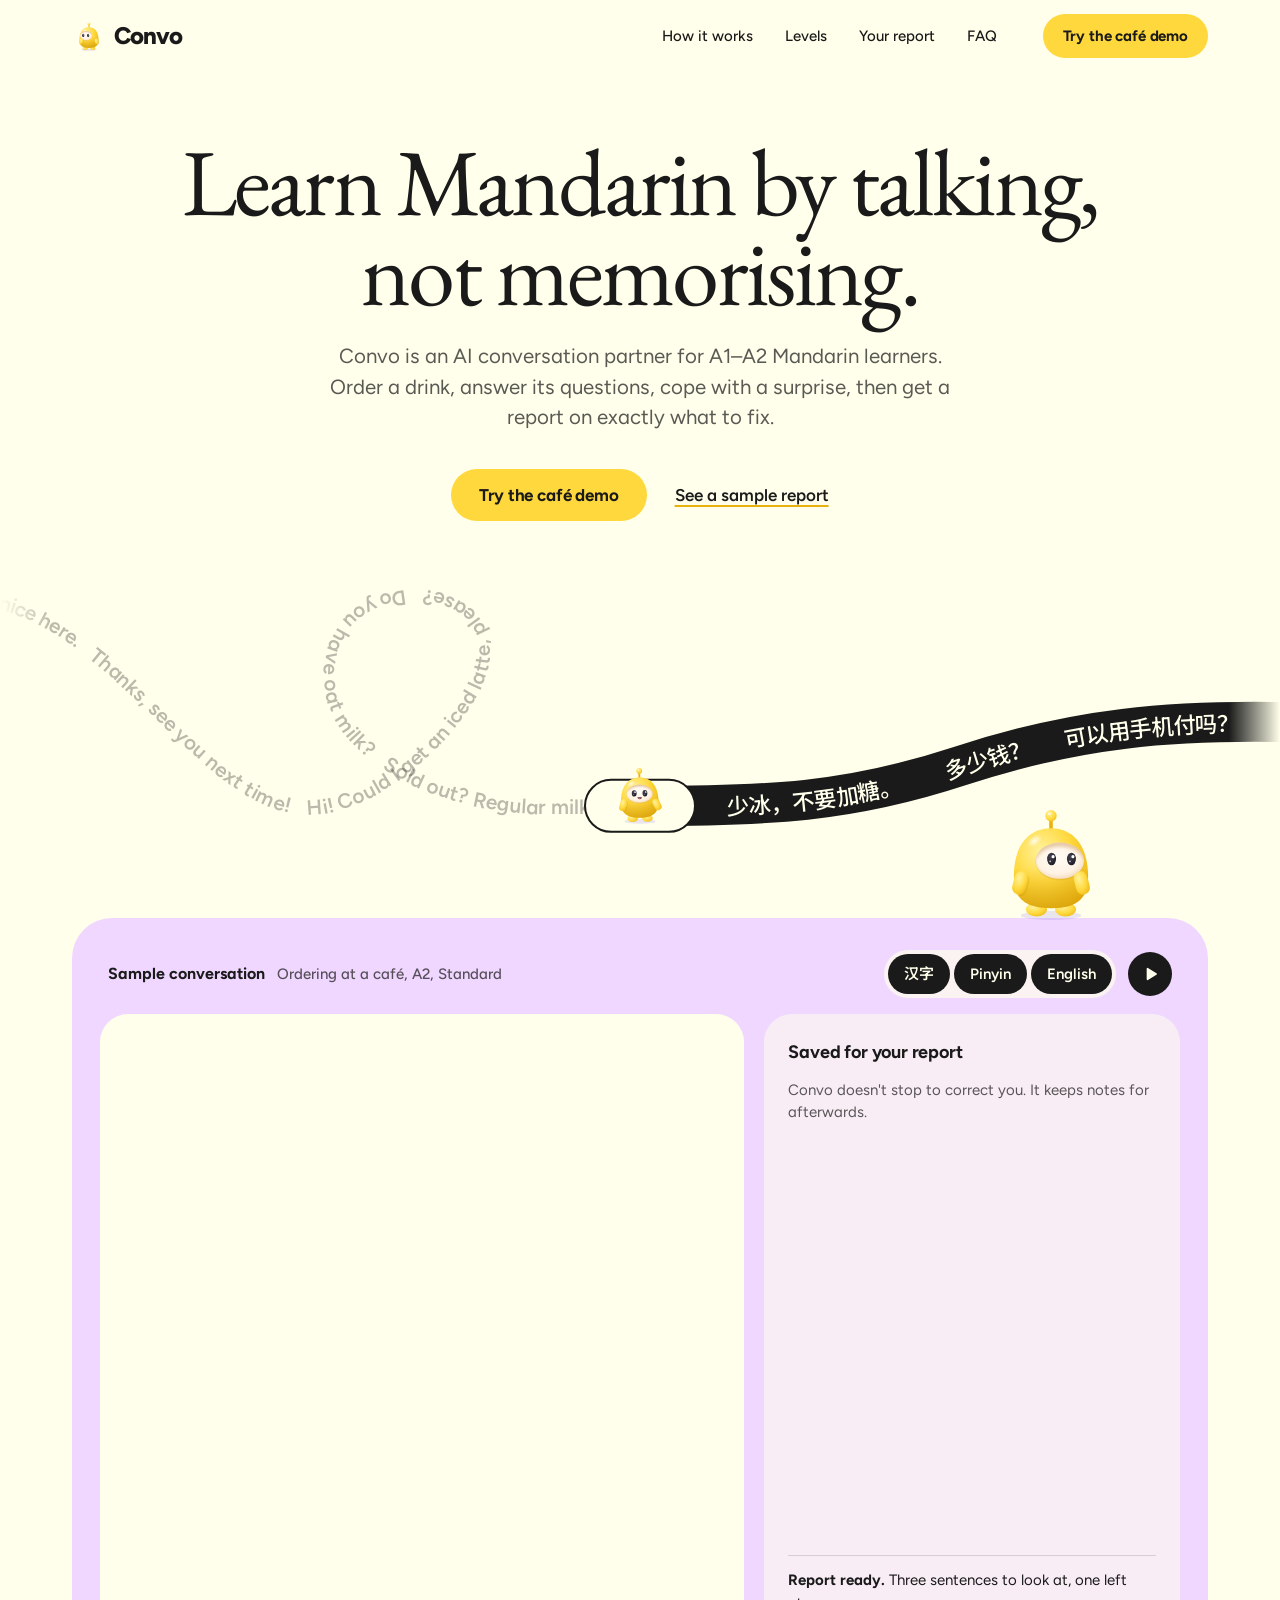
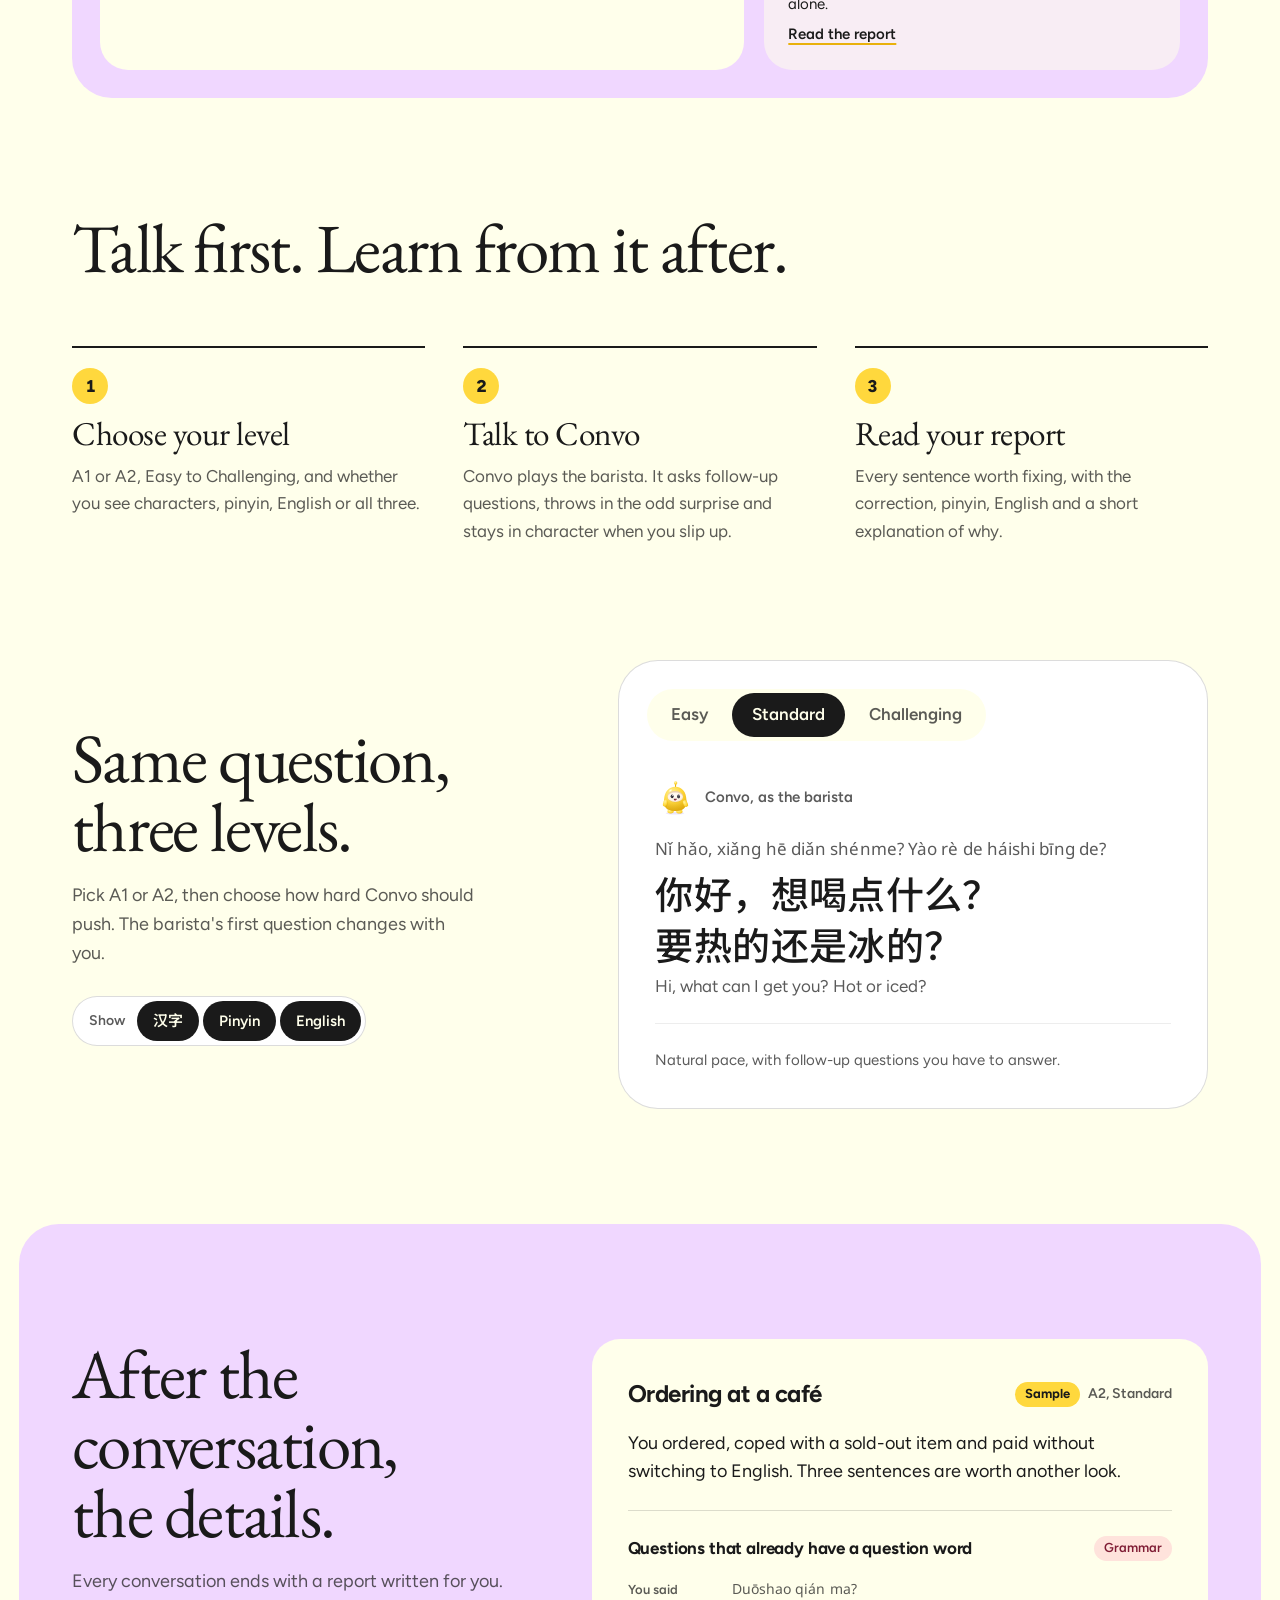
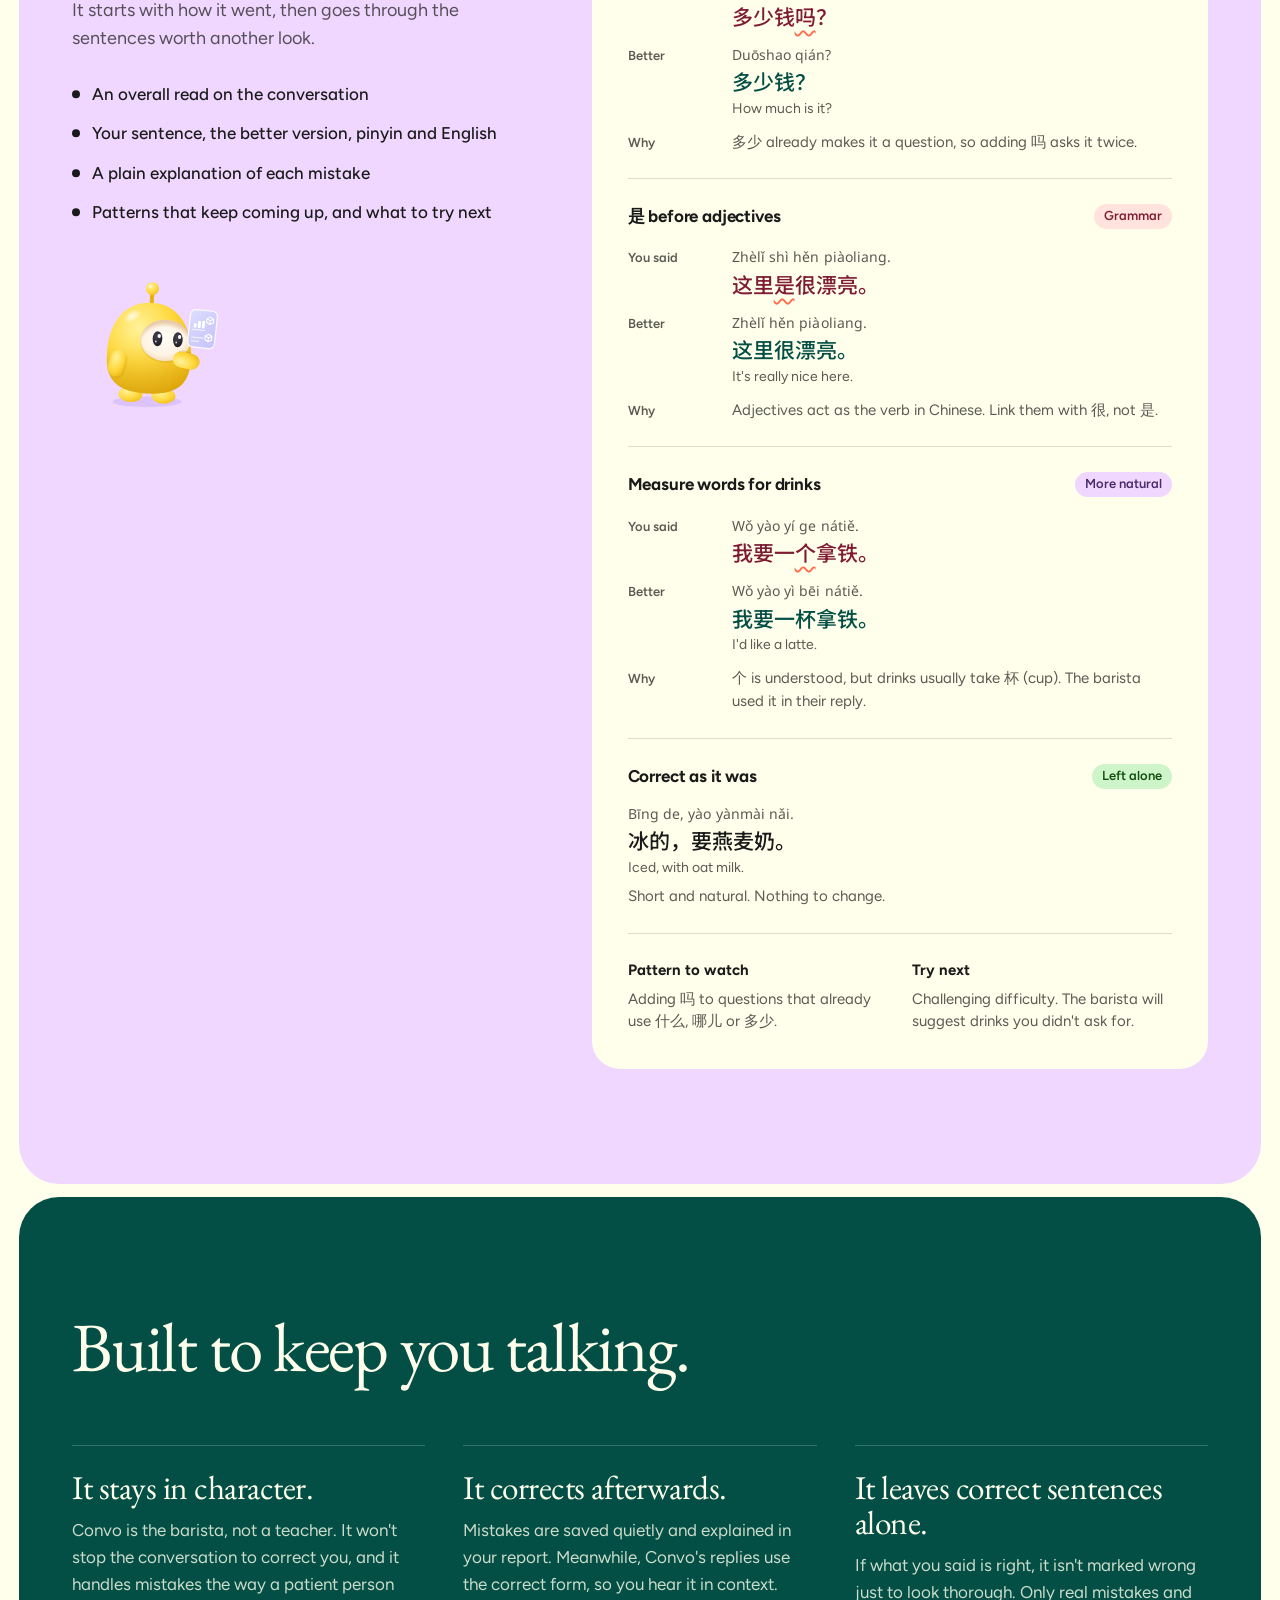
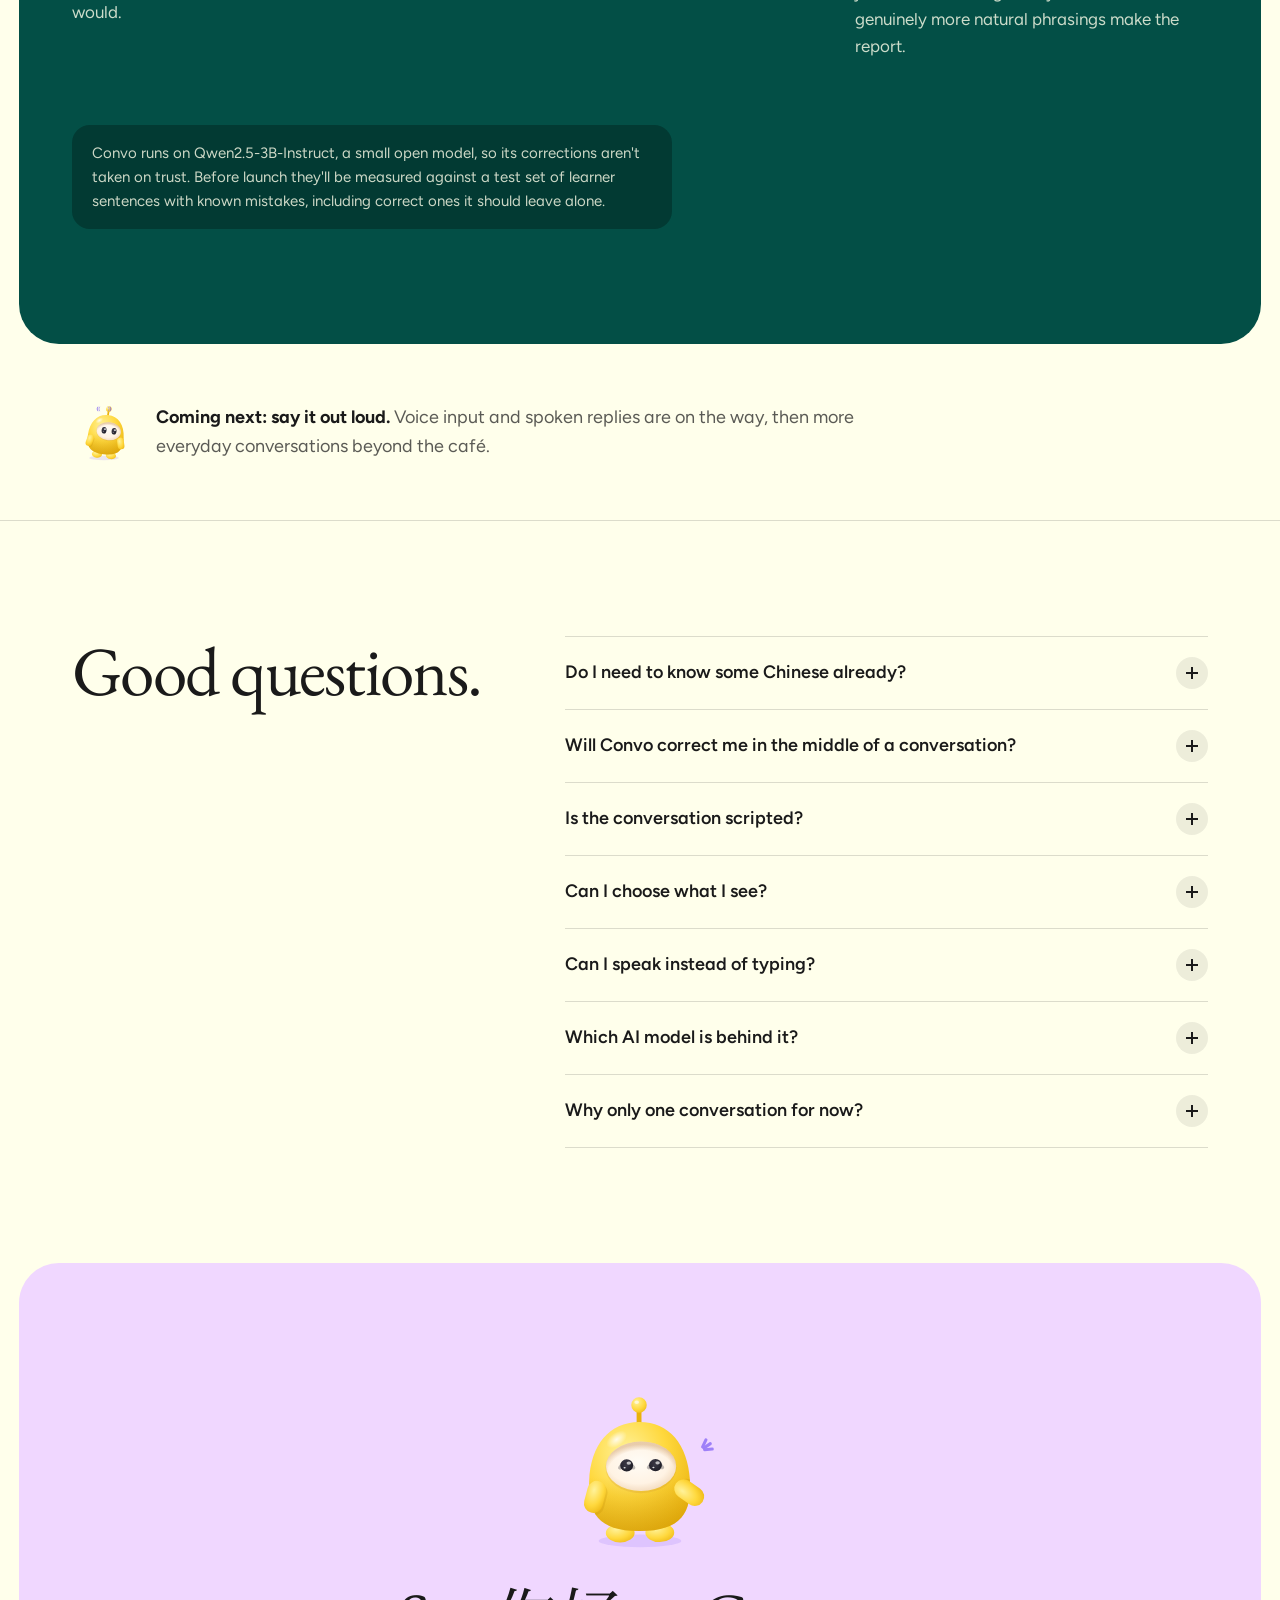
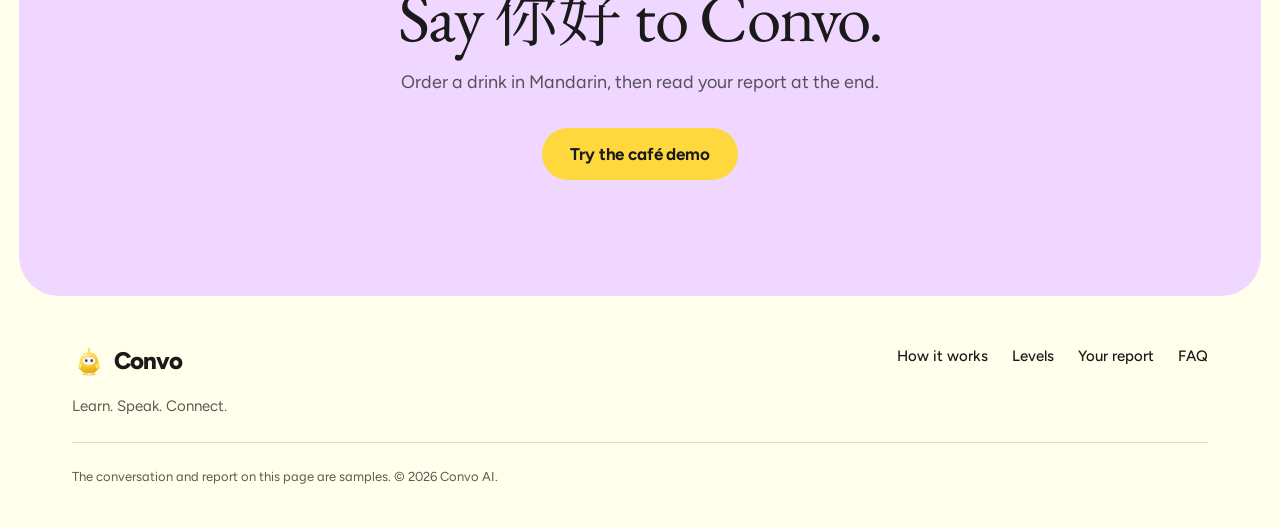
<file: app/landing/index.html>
<!doctype html>
<html lang="en">
<head>
  <meta charset="utf-8">
  <meta name="viewport" content="width=device-width, initial-scale=1">
  <title>Convo AI: learn Mandarin by talking</title>
  <meta name="description" content="Convo is an AI conversation partner for beginner Mandarin learners. Have a real conversation, then get a report on what to fix.">
  <meta name="theme-color" content="#FFFFEB">
  <link rel="preconnect" href="https://fonts.googleapis.com">
  <link rel="preconnect" href="https://fonts.gstatic.com" crossorigin>
  <link rel="stylesheet" href="https://fonts.googleapis.com/css2?family=EB+Garamond:wght@400;500&family=Figtree:wght@400;500;600;700;800&family=Noto+Sans:wght@400;500&family=Noto+Sans+SC:wght@400;500;700&family=Noto+Serif+SC:wght@400;500&display=swap">
  <link rel="stylesheet" href="styles.css">
  <link rel="icon" href="assets/favicon.svg" type="image/svg+xml">
  <script type="module" src="app.js"></script>
</head>
<body>
  <a class="skip-link" href="#main">Skip to content</a>

  <header class="nav" data-nav>
    <div class="nav-inner">
      <a class="brand" href="#top" aria-label="Convo AI, back to top">
        <span class="brand-mark" data-mascot="idle" data-size="34"></span>
        <span class="brand-word">Convo</span>
      </a>
      <nav class="nav-links" aria-label="Page sections">
        <a href="#how">How it works</a>
        <a href="#levels">Levels</a>
        <a href="#report">Your report</a>
        <a href="#faq">FAQ</a>
      </nav>
      <a class="btn btn-primary btn-small" href="/app/"><span class="hide-sm">Try the café demo</span><span class="show-sm">Try the demo</span></a>
    </div>
  </header>

  <main id="main">
    <!-- Hero -->
    <section class="hero" id="top" aria-labelledby="hero-title">
      <div class="wrap hero-copy">
        <h1 id="hero-title">Learn Mandarin by talking, <span class="h1-line">not memorising.</span></h1>
        <p class="lede">Convo is an AI conversation partner for A1–A2 Mandarin learners. Order a drink, answer its questions, cope with a surprise, then get a report on exactly what to fix.</p>
        <div class="hero-actions">
          <a class="btn btn-primary" href="/app/">Try the café demo</a>
          <a class="text-link" href="#report">See a sample report</a>
        </div>
      </div>

      <!-- Flow ribbon: English goes into Convo, Mandarin comes out (driven by app.js) -->
      <div class="flow" data-flow>
        <p class="sr-only">Animation: English sentences flow into Convo and come out the other side as Mandarin. For example, “How much is it?” comes out as <span lang="zh-Hans">多少钱？</span></p>
        <div class="flow-canvas">
          <svg class="flow-svg" viewBox="0 0 1600 400" aria-hidden="true" focusable="false">
            <path id="flow-in" class="flow-line" d="M-40 40C140 40 260 320 400 300C470 290 540 230 580 170C630 95 590 40 520 40C440 40 400 100 420 170C440 240 560 300 680 300L800 300"/>
            <path id="flow-out" class="flow-ribbon" d="M800 300C960 300 1060 296 1200 250C1340 204 1460 190 1640 196"/>
            <text class="flow-text flow-en" data-flow-en><textPath href="#flow-in"></textPath></text>
            <text class="flow-text flow-zh" data-flow-zh lang="zh-Hans"><textPath href="#flow-out"></textPath></text>
          </svg>
          <button type="button" class="flow-pill" data-flow-toggle data-state="playing" aria-label="Pause the animation">
            <span class="flow-mascot" data-mascot="idle" data-size="100%" data-flow-mascot></span>
            <span class="flow-state" aria-hidden="true">
              <svg class="i-pause" viewBox="0 0 24 24"><rect x="6.5" y="5" width="3.6" height="14" rx="1.2"/><rect x="13.9" y="5" width="3.6" height="14" rx="1.2"/></svg>
              <svg class="i-play" viewBox="0 0 24 24"><path d="M8 5.6v12.8a1 1 0 0 0 1.53.85l10.2-6.4a1 1 0 0 0 0-1.7L9.53 4.75A1 1 0 0 0 8 5.6Z"/></svg>
            </span>
          </button>
        </div>
      </div>

      <div class="wrap">
        <div class="stage" data-stage>
          <div class="stage-mascot" data-mascot="idle" data-size="132" data-stage-mascot></div>

          <div class="stage-bar" data-hint-scope>
            <p class="stage-title">Sample conversation <span class="stage-sub">Ordering at a café, A2, Standard</span></p>
            <div class="stage-controls">
              <div class="layer-toggle" role="group" aria-label="Show in conversation">
                <button type="button" class="chip" data-layer-toggle="hanzi" aria-pressed="true"><span lang="zh-Hans">汉字</span></button>
                <button type="button" class="chip" data-layer-toggle="pinyin" aria-pressed="true">Pinyin</button>
                <button type="button" class="chip" data-layer-toggle="english" aria-pressed="true">English</button>
              </div>
              <button type="button" class="icon-btn" data-play aria-label="Pause conversation">
                <svg class="i-pause" viewBox="0 0 24 24" aria-hidden="true"><rect x="6.5" y="5" width="3.6" height="14" rx="1.2"/><rect x="13.9" y="5" width="3.6" height="14" rx="1.2"/></svg>
                <svg class="i-play" viewBox="0 0 24 24" aria-hidden="true"><path d="M8 5.6v12.8a1 1 0 0 0 1.53.85l10.2-6.4a1 1 0 0 0 0-1.7L9.53 4.75A1 1 0 0 0 8 5.6Z"/></svg>
                <svg class="i-replay" viewBox="0 0 24 24" aria-hidden="true"><path d="M4.5 12a7.5 7.5 0 1 0 2.2-5.3" fill="none" stroke="currentColor" stroke-width="2.2" stroke-linecap="round"/><path d="M4 3.8v4.6h4.6" fill="none" stroke="currentColor" stroke-width="2.2" stroke-linecap="round" stroke-linejoin="round"/></svg>
              </button>
            </div>
            <p class="toggle-hint" data-toggle-hint aria-live="polite"></p>
          </div>

          <div class="stage-body">
            <div class="chat" data-chat aria-label="Sample conversation between Convo and a learner"></div>
            <aside class="rail" aria-labelledby="rail-title">
              <h2 class="rail-title" id="rail-title">Saved for your report</h2>
              <p class="rail-intro">Convo doesn't stop to correct you. It keeps notes for afterwards.</p>
              <ol class="notes" data-notes></ol>
              <div class="rail-done" data-done hidden>
                <p><strong>Report ready.</strong> Three sentences to look at, one left alone.</p>
                <a class="text-link" href="#report">Read the report</a>
              </div>
            </aside>
          </div>
        </div>
      </div>
    </section>

    <!-- How it works -->
    <section class="section" id="how" aria-labelledby="how-title">
      <div class="wrap">
        <h2 class="h2" id="how-title">Talk first. Learn from it after.</h2>
        <ol class="steps">
          <li class="step">
            <span class="step-num" aria-hidden="true">1</span>
            <h3>Choose your level</h3>
            <p>A1 or A2, Easy to Challenging, and whether you see characters, pinyin, English or all three.</p>
          </li>
          <li class="step">
            <span class="step-num" aria-hidden="true">2</span>
            <h3>Talk to Convo</h3>
            <p>Convo plays the barista. It asks follow-up questions, throws in the odd surprise and stays in character when you slip up.</p>
          </li>
          <li class="step">
            <span class="step-num" aria-hidden="true">3</span>
            <h3>Read your report</h3>
            <p>Every sentence worth fixing, with the correction, pinyin, English and a short explanation of why.</p>
          </li>
        </ol>
      </div>
    </section>

    <!-- Levels -->
    <section class="section section-tight" id="levels" aria-labelledby="levels-title">
      <div class="wrap levels">
        <div class="levels-copy" data-hint-scope>
          <h2 class="h2" id="levels-title">Same question, three levels.</h2>
          <p>Pick A1 or A2, then choose how hard Convo should push. The barista's first question changes with you.</p>
          <div class="layer-toggle layer-toggle-light" role="group" aria-label="Show on this page">
            <span class="layer-label">Show</span>
            <button type="button" class="chip" data-layer-toggle="hanzi" aria-pressed="true"><span lang="zh-Hans">汉字</span></button>
            <button type="button" class="chip" data-layer-toggle="pinyin" aria-pressed="true">Pinyin</button>
            <button type="button" class="chip" data-layer-toggle="english" aria-pressed="true">English</button>
          </div>
          <p class="toggle-hint" data-toggle-hint aria-live="polite"></p>
        </div>

        <div class="levels-demo">
          <div class="tabs" role="tablist" aria-label="Conversation difficulty">
            <button type="button" role="tab" id="tab-easy" aria-controls="panel-level" aria-selected="false" tabindex="-1" data-level="easy">Easy</button>
            <button type="button" role="tab" id="tab-standard" aria-controls="panel-level" aria-selected="true" data-level="standard">Standard</button>
            <button type="button" role="tab" id="tab-challenging" aria-controls="panel-level" aria-selected="false" tabindex="-1" data-level="challenging">Challenging</button>
          </div>
          <div class="level-panel" id="panel-level" role="tabpanel" aria-labelledby="tab-standard" tabindex="0">
            <div class="level-speaker">
              <span class="avatar" data-mascot="talking" data-size="40"></span>
              <span>Convo, as the barista</span>
            </div>
            <p class="layered layered-xl" data-level-line>
              <span class="py">Nǐ hǎo, xiǎng hē diǎn shénme? Yào rè de háishi bīng de?</span>
              <span class="zh" lang="zh-Hans">你好，想喝点什么？要热的还是冰的？</span>
              <span class="en">Hi, what can I get you? Hot or iced?</span>
            </p>
            <p class="level-note" data-level-note>Natural pace, with follow-up questions you have to answer.</p>
          </div>
        </div>
      </div>
    </section>

    <!-- Report -->
    <section class="section section-dawn" id="report" aria-labelledby="report-title">
      <div class="wrap report-layout">
        <div class="report-copy">
          <h2 class="h2" id="report-title">After the conversation, the details.</h2>
          <p>Every conversation ends with a report written for you. It starts with how it went, then goes through the sentences worth another look.</p>
          <ul class="report-list">
            <li>An overall read on the conversation</li>
            <li>Your sentence, the better version, pinyin and English</li>
            <li>A plain explanation of each mistake</li>
            <li>Patterns that keep coming up, and what to try next</li>
          </ul>
          <div class="report-mascot" data-mascot="report" data-size="150"></div>
        </div>

        <article class="report" aria-label="Sample report">
          <header class="report-head">
            <h3>Ordering at a café</h3>
            <p class="report-meta"><span class="badge">Sample</span> A2, Standard</p>
          </header>

          <p class="report-summary">You ordered, coped with a sold-out item and paid without switching to English. Three sentences are worth another look.</p>

          <div class="fix">
            <div class="fix-head"><h4>Questions that already have a question word</h4><span class="tag tag-grammar">Grammar</span></div>
            <dl class="fix-rows">
              <dt>You said</dt>
              <dd class="said layered"><span class="py">Duōshao qián ma?</span><span class="zh" lang="zh-Hans">多少钱<mark>吗</mark>？</span></dd>
              <dt>Better</dt>
              <dd class="better layered"><span class="py">Duōshao qián?</span><span class="zh" lang="zh-Hans">多少钱？</span><span class="en">How much is it?</span></dd>
              <dt>Why</dt>
              <dd class="why">多少 already makes it a question, so adding 吗 asks it twice.</dd>
            </dl>
          </div>

          <div class="fix">
            <div class="fix-head"><h4>是 before adjectives</h4><span class="tag tag-grammar">Grammar</span></div>
            <dl class="fix-rows">
              <dt>You said</dt>
              <dd class="said layered"><span class="py">Zhèlǐ shì hěn piàoliang.</span><span class="zh" lang="zh-Hans">这里<mark>是</mark>很漂亮。</span></dd>
              <dt>Better</dt>
              <dd class="better layered"><span class="py">Zhèlǐ hěn piàoliang.</span><span class="zh" lang="zh-Hans">这里很漂亮。</span><span class="en">It's really nice here.</span></dd>
              <dt>Why</dt>
              <dd class="why">Adjectives act as the verb in Chinese. Link them with 很, not 是.</dd>
            </dl>
          </div>

          <div class="fix">
            <div class="fix-head"><h4>Measure words for drinks</h4><span class="tag tag-natural">More natural</span></div>
            <dl class="fix-rows">
              <dt>You said</dt>
              <dd class="said layered"><span class="py">Wǒ yào yí ge nátiě.</span><span class="zh" lang="zh-Hans">我要一<mark>个</mark>拿铁。</span></dd>
              <dt>Better</dt>
              <dd class="better layered"><span class="py">Wǒ yào yì bēi nátiě.</span><span class="zh" lang="zh-Hans">我要一杯拿铁。</span><span class="en">I'd like a latte.</span></dd>
              <dt>Why</dt>
              <dd class="why">个 is understood, but drinks usually take 杯 (cup). The barista used it in their reply.</dd>
            </dl>
          </div>

          <div class="fix fix-ok">
            <div class="fix-head"><h4>Correct as it was</h4><span class="tag tag-ok">Left alone</span></div>
            <p class="layered ok-line"><span class="py">Bīng de, yào yànmài nǎi.</span><span class="zh" lang="zh-Hans">冰的，要燕麦奶。</span><span class="en">Iced, with oat milk.</span></p>
            <p class="why">Short and natural. Nothing to change.</p>
          </div>

          <footer class="report-foot">
            <div>
              <h4>Pattern to watch</h4>
              <p>Adding 吗 to questions that already use 什么, 哪儿 or 多少.</p>
            </div>
            <div>
              <h4>Try next</h4>
              <p>Challenging difficulty. The barista will suggest drinks you didn't ask for.</p>
            </div>
          </footer>
        </article>
      </div>
    </section>

    <!-- Principles -->
    <section class="section section-fathom" aria-labelledby="principles-title">
      <div class="wrap">
        <h2 class="h2" id="principles-title">Built to keep you talking.</h2>
        <div class="principles">
          <div class="principle">
            <h3>It stays in character.</h3>
            <p>Convo is the barista, not a teacher. It won't stop the conversation to correct you, and it handles mistakes the way a patient person would.</p>
          </div>
          <div class="principle">
            <h3>It corrects afterwards.</h3>
            <p>Mistakes are saved quietly and explained in your report. Meanwhile, Convo's replies use the correct form, so you hear it in context.</p>
          </div>
          <div class="principle">
            <h3>It leaves correct sentences alone.</h3>
            <p>If what you said is right, it isn't marked wrong just to look thorough. Only real mistakes and genuinely more natural phrasings make the report.</p>
          </div>
        </div>
        <p class="model-note">Convo runs on Qwen2.5-3B-Instruct, a small open model, so its corrections aren't taken on trust. Before launch they'll be measured against a test set of learner sentences with known mistakes, including correct ones it should leave alone.</p>
      </div>
    </section>

    <!-- Next -->
    <section class="next" aria-label="Coming next">
      <div class="wrap next-inner">
        <span class="next-mascot" data-mascot="listening" data-size="64"></span>
        <p><strong>Coming next: say it out loud.</strong> Voice input and spoken replies are on the way, then more everyday conversations beyond the café.</p>
      </div>
    </section>

    <!-- FAQ -->
    <section class="section" id="faq" aria-labelledby="faq-title">
      <div class="wrap faq-layout">
        <h2 class="h2" id="faq-title">Good questions.</h2>
        <div class="faq">
          <details>
            <summary>Do I need to know some Chinese already?</summary>
            <p>A little. Convo is built for A1–A2 learners: you know greetings, numbers and some everyday words. If you're near the start, choose Easy and keep pinyin and English switched on.</p>
          </details>
          <details>
            <summary>Will Convo correct me in the middle of a conversation?</summary>
            <p>No. It replies the way a real barista would, often using the correct form so you hear it. Corrections wait for your report at the end.</p>
          </details>
          <details>
            <summary>Is the conversation scripted?</summary>
            <p>No. Replies are generated as you go, so the conversation follows what you actually say. The conversation on this page is a fixed sample so you can see how it works.</p>
          </details>
          <details>
            <summary>Can I choose what I see?</summary>
            <p>Yes. Show characters, pinyin, English or any combination, and change it whenever you like. The toggles on this page work the same way.</p>
          </details>
          <details>
            <summary>Can I speak instead of typing?</summary>
            <p>Not yet. Convo starts with text. Voice input and spoken replies are the next things being built.</p>
          </details>
          <details>
            <summary>Which AI model is behind it?</summary>
            <p>Qwen2.5-3B-Instruct, an open model. It's small, so its corrections will be measured against real learner mistakes before launch rather than assumed to be right.</p>
          </details>
          <details>
            <summary>Why only one conversation for now?</summary>
            <p>Starting with one everyday situation makes it possible to get it right before adding more. Ordering a drink is first; more scenarios follow.</p>
          </details>
        </div>
      </div>
    </section>

    <!-- Close -->
    <section class="close" aria-labelledby="close-title">
      <div class="wrap close-inner">
        <span class="close-mascot" data-mascot="idle" data-size="180"></span>
        <h2 class="h2" id="close-title">Say <span lang="zh-Hans">你好</span> to Convo.</h2>
        <p>Order a drink in Mandarin, then read your report at the end.</p>
        <a class="btn btn-primary" href="/app/">Try the café demo</a>
      </div>
    </section>
  </main>

  <footer class="footer">
    <div class="wrap footer-inner">
      <div class="footer-brand">
        <a class="brand" href="#top" aria-label="Convo AI, back to top">
          <span class="brand-mark" data-mascot="idle" data-size="34"></span>
          <span class="brand-word">Convo</span>
        </a>
        <p>Learn. Speak. Connect.</p>
      </div>
      <nav class="footer-links" aria-label="Footer">
        <a href="#how">How it works</a>
        <a href="#levels">Levels</a>
        <a href="#report">Your report</a>
        <a href="#faq">FAQ</a>
      </nav>
      <p class="footer-fine">The conversation and report on this page are samples. © 2026 Convo AI.</p>
    </div>
  </footer>
</body>
</html>
</file>
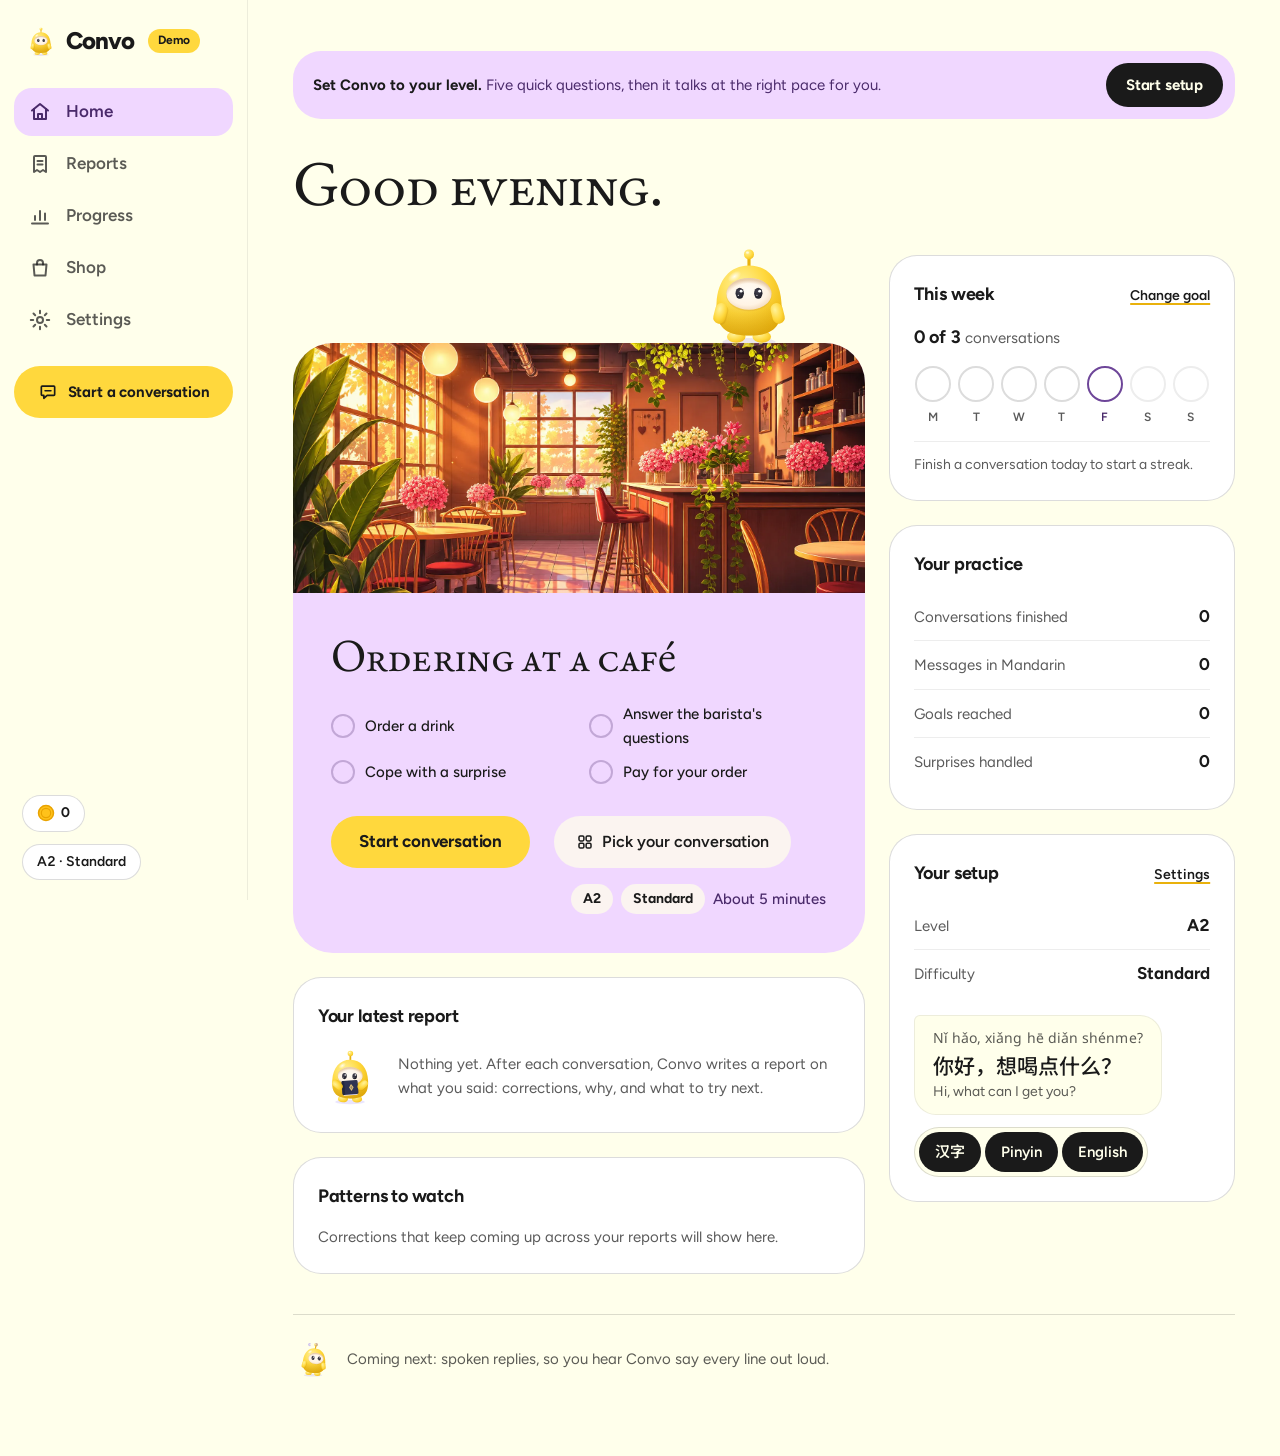
<file: app/app/home.html>
<!doctype html>
<html lang="en">
<head>
  <meta charset="utf-8">
  <meta name="viewport" content="width=device-width, initial-scale=1, viewport-fit=cover">
  <title>Convo</title>
  <meta name="description" content="Practise Mandarin by talking to Convo, then read a report on what to fix.">
  <meta name="theme-color" content="#FFFFEB">
  <link rel="preconnect" href="https://fonts.googleapis.com">
  <link rel="preconnect" href="https://fonts.gstatic.com" crossorigin>
  <link rel="stylesheet" href="https://fonts.googleapis.com/css2?family=EB+Garamond:wght@400;500&family=Figtree:wght@400;500;600;700;800&family=Noto+Sans:wght@400;500&family=Noto+Sans+SC:wght@400;500;700&family=Noto+Serif+SC:wght@400;500&display=swap">
  <!-- Tokens and shared components come from the landing page; home.css adds the app screens. -->
  <link rel="stylesheet" href="../landing/styles.css">
  <link rel="stylesheet" href="css/home.css">
  <link rel="stylesheet" href="css/voice.css">
  <link rel="icon" href="../landing/assets/favicon.svg" type="image/svg+xml">
  <script type="module" src="js/shell.js"></script>
</head>
<body>
  <a class="skip-link" href="#view">Skip to content</a>

  <div class="shell" data-chrome>
    <aside class="side" aria-label="Convo">
      <a class="brand" href="#/home" data-brand-for="side" aria-label="Convo, home">
        <span class="brand-mark" data-mascot="idle" data-size="34" data-brand="side"></span>
        <span class="brand-word">Convo</span>
        <span class="badge brand-badge">Demo</span>
      </a>
      <nav class="side-nav" aria-label="Main">
        <a href="#/home" data-nav="home" title="Home"><span data-app-icon="home"></span><span class="side-label">Home</span></a>
        <a href="#/reports" data-nav="reports" title="Reports"><span data-app-icon="reports"></span><span class="side-label">Reports</span></a>
        <a href="#/progress" data-nav="progress" title="Progress"><span data-app-icon="progress"></span><span class="side-label">Progress</span></a>
        <a href="#/shop" data-nav="shop" title="Shop"><span data-app-icon="shop"></span><span class="side-label">Shop</span></a>
        <a href="#/settings" data-nav="settings" title="Settings"><span data-app-icon="settings"></span><span class="side-label">Settings</span></a>
      </nav>
      <a class="btn btn-primary side-cta" href="#/talk" data-nav="talk" title="Conversation"><span data-app-icon="chat"></span><span class="side-label" data-cta-label>Start a conversation</span></a>
      <a class="coin-chip" href="#/shop" title="Coins: spend them in the shop"><svg class="coin" viewBox="0 0 24 24" aria-hidden="true" focusable="false"><circle cx="12" cy="12" r="10" fill="#FFC21A" stroke="#E9A300" stroke-width="2"/><circle cx="12" cy="12" r="6.2" fill="none" stroke="#E9A300" stroke-width="1.6"/></svg><span class="sr-only">Coins: </span><span data-coins>0</span></a>
      <a class="side-level" href="#/settings/learning"><span class="sr-only">Level and difficulty: </span><span data-level-label>A2 · Standard</span></a>
    </aside>

    <header class="topbar">
      <a class="brand" href="#/home" data-brand-for="top" aria-label="Convo, home">
        <span class="brand-mark" data-mascot="idle" data-size="34" data-brand="top"></span>
        <span class="brand-word">Convo</span>
      </a>
      <span class="topbar-end"><a class="coin-chip" href="#/shop" title="Coins: spend them in the shop"><svg class="coin" viewBox="0 0 24 24" aria-hidden="true" focusable="false"><circle cx="12" cy="12" r="10" fill="#FFC21A" stroke="#E9A300" stroke-width="2"/><circle cx="12" cy="12" r="6.2" fill="none" stroke="#E9A300" stroke-width="1.6"/></svg><span class="sr-only">Coins: </span><span data-coins>0</span></a>
      <a class="side-level" href="#/settings/learning"><span class="sr-only">Level and difficulty: </span><span data-level-label>A2 · Standard</span></a></span>
    </header>

    <main id="view" class="view" tabindex="-1"></main>

    <nav class="tabbar" aria-label="Main">
      <a href="#/home" data-nav="home"><span data-app-icon="home"></span><span>Home</span></a>
      <a href="#/talk" data-nav="talk" class="tab-talk"><span class="tab-talk-dot" data-app-icon="chat"></span><span>Talk</span></a>
      <a href="#/reports" data-nav="reports"><span data-app-icon="reports"></span><span>Reports</span></a>
      <a href="#/progress" data-nav="progress"><span data-app-icon="progress"></span><span>Progress</span></a>
      <a href="#/shop" data-nav="shop"><span data-app-icon="shop"></span><span>Shop</span></a>
      <a href="#/settings" data-nav="settings"><span data-app-icon="settings"></span><span>Settings</span></a>
    </nav>
  </div>
</body>
</html>
</file>
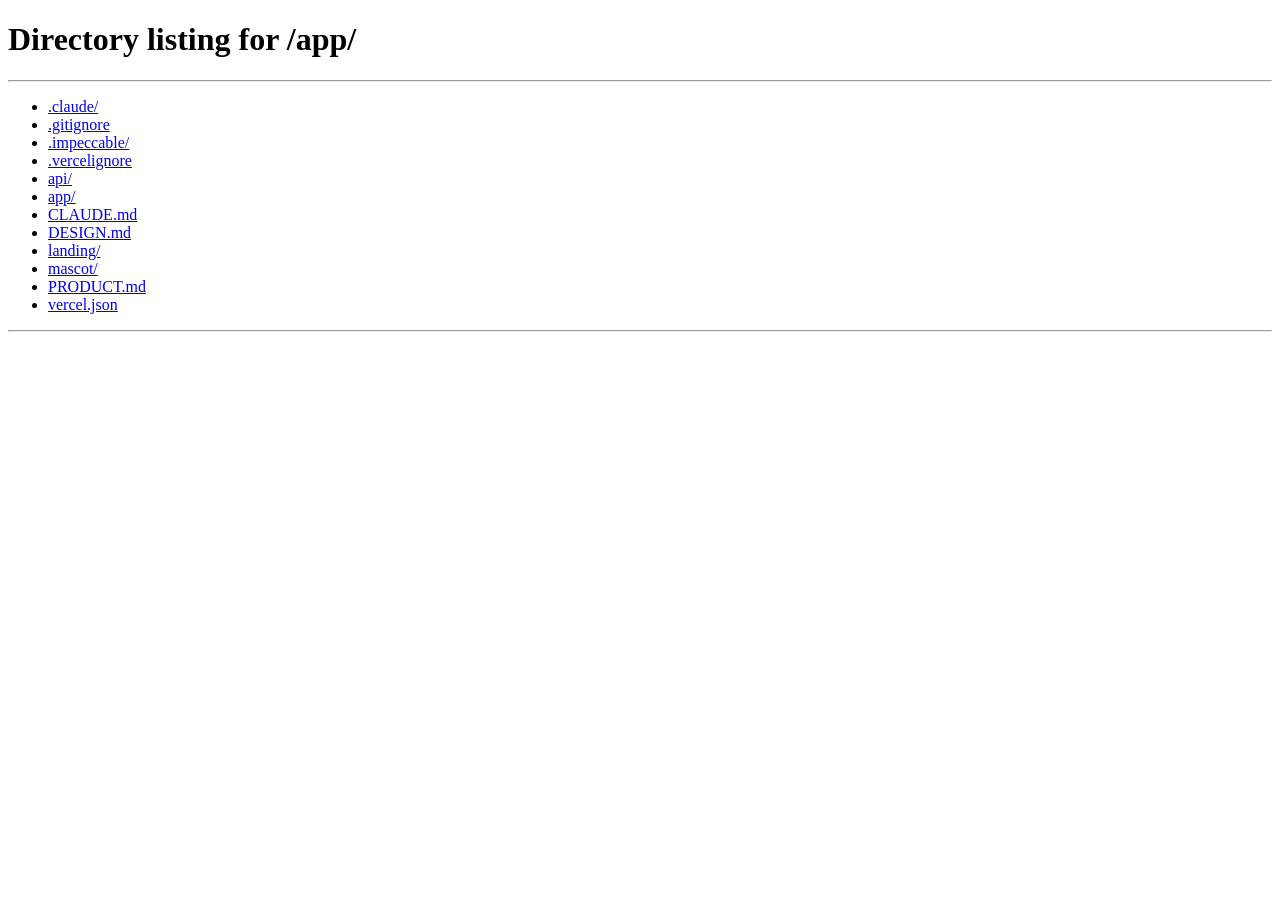
<file: app/landing/demo.html>
<!doctype html>
<html lang="en">
<head>
  <meta charset="utf-8">
  <meta name="viewport" content="width=device-width, initial-scale=1">
  <title>Café demo: Convo AI</title>
  <meta name="theme-color" content="#FFFFEB">
  <!-- The demo is the real app now: it talks to the live model and skips ngrok's warning page,
       which an embedded frame can't. Old links to demo.html land there. -->
  <meta http-equiv="refresh" content="0; url=/app/">
  <link rel="icon" href="assets/favicon.svg" type="image/svg+xml">
  <link rel="stylesheet" href="styles.css">
</head>
<body>
  <main class="wrap">
    <p style="padding-block: 3rem">Opening the café demo… <a href="/app/">Continue to Convo</a>.</p>
  </main>
  <script>location.replace('/app/');</script>
</body>
</html>
</file>
<file: app/landing/styles.css>
/* Convo landing page
   Palette follows Wispr Flow's colour scheme; yellow is Convo's own. */

:root {
  --lumen: #FFFFEB;
  --lumen-dark: #E4E4D0;
  --white: #FFFFFF;
  --vast: #1A1A1A;
  --dawn: #F0D7FF;
  --dawn-deep: #E3C2F7;
  --fathom: #034F46;
  --fathom-deep: #023A33;
  --yellow: #FFD83D;
  --yellow-hover: #FFCE14;
  --yellow-shade: #E9B10C;
  --pulse: #7F1C34;
  --flare: #FF6C4C;
  --signal: #FFBCF2;
  --success: #CEF5CA;
  --success-dark: #114E0B;
  --mark: #8B6CF0;

  --ink-72: rgba(26, 26, 26, 0.72);
  --ink-50: rgba(26, 26, 26, 0.5);
  --ink-15: rgba(26, 26, 26, 0.15);
  --ink-08: rgba(26, 26, 26, 0.08);
  --lumen-80: rgba(255, 255, 235, 0.8);
  --lumen-20: rgba(255, 255, 235, 0.2);

  --font: "Figtree", system-ui, -apple-system, "Segoe UI", sans-serif;
  --font-display: "EB Garamond", "Iowan Old Style", "Palatino Linotype", Georgia, serif;
  --font-zh: "Noto Sans SC", "PingFang SC", "Microsoft YaHei", "Hiragino Sans GB", sans-serif;
  --font-zh-display: "Noto Serif SC", "Songti SC", "SimSun", serif;
  --font-pinyin: "Noto Sans", "Segoe UI", system-ui, sans-serif;

  --r-xl: 2.5rem;
  --r-lg: 1.75rem;
  --r-md: 1.125rem;
  --r-sm: 0.75rem;
  --r-pill: 999px;

  --wrap: 76rem;
  --gutter: clamp(1rem, 4vw, 2.5rem);
  --section-y: clamp(4.5rem, 9vw, 8rem);

  --ease-out: cubic-bezier(0.16, 1, 0.3, 1);
}

/* ---------- Base ---------- */
*, *::before, *::after { box-sizing: border-box; }
html { -webkit-text-size-adjust: 100%; scroll-behavior: smooth; scroll-padding-top: 5.5rem; }
@media (prefers-reduced-motion: reduce) { html { scroll-behavior: auto; } }
body {
  margin: 0;
  background: var(--lumen);
  color: var(--vast);
  font-family: var(--font);
  font-size: 1.0625rem;
  line-height: 1.6;
  font-feature-settings: "ss01";
  -webkit-font-smoothing: antialiased;
  text-rendering: optimizeLegibility;
  caret-color: var(--fathom);
}
:lang(zh-Hans) { font-family: var(--font-zh); }
img, svg { display: block; max-width: 100%; }
h1, h2, h3, h4, p, ol, ul, dl, dd { margin: 0; }
ol, ul { padding: 0; list-style: none; }
button { font: inherit; color: inherit; }
a { color: inherit; }
::selection { background: var(--yellow); color: var(--vast); }

:focus-visible { outline: 3px solid var(--vast); outline-offset: 3px; border-radius: 6px; }
.section-fathom :focus-visible, .close :focus-visible { outline-color: var(--lumen); }

.wrap { width: 100%; max-width: var(--wrap); margin-inline: auto; padding-inline: var(--gutter); }

.sr-only {
  position: absolute; width: 1px; height: 1px; padding: 0; margin: -1px;
  overflow: hidden; clip: rect(0 0 0 0); white-space: nowrap; border: 0;
}

/* Display type: EB Garamond, as on Wispr Flow, always upright.
   Chinese inside a heading switches to a serif Song face. */
.hero h1, .h2, .step h3, .principle h3 {
  font-family: var(--font-display);
  font-weight: 400;
  font-feature-settings: "kern", "liga";
}
.hero h1 :lang(zh-Hans), .h2 :lang(zh-Hans) { font-family: var(--font-zh-display); font-weight: 400; font-size: 0.92em; letter-spacing: 0; }

.skip-link {
  position: absolute; left: 1rem; top: -4rem; z-index: 100;
  background: var(--vast); color: var(--lumen); padding: 0.75rem 1rem; border-radius: var(--r-sm);
  text-decoration: none; font-weight: 600;
}
.skip-link:focus { top: 1rem; }

/* ---------- Buttons and links ---------- */
.btn {
  display: inline-flex; align-items: center; justify-content: center; gap: 0.5rem;
  min-height: 3.25rem; padding: 0 1.75rem;
  border-radius: var(--r-pill); border: 0;
  font-weight: 700; font-size: 1.0625rem; letter-spacing: -0.01em;
  text-decoration: none; cursor: pointer;
  transition: background-color 160ms ease, transform 160ms var(--ease-out);
}
.btn-primary { background: var(--yellow); color: var(--vast); }
.btn-primary:hover { background: var(--yellow-hover); }
.btn-primary:active { background: var(--yellow-shade); transform: translateY(1px); }
.btn-small { min-height: 2.75rem; padding: 0 1.25rem; font-size: 0.9375rem; }

.text-link {
  font-weight: 600; text-decoration: underline; text-decoration-thickness: 2px;
  text-underline-offset: 0.25em; text-decoration-color: var(--yellow-shade);
  transition: text-decoration-color 160ms ease;
}
.text-link:hover { text-decoration-color: var(--vast); }

.show-sm { display: none; }

/* ---------- Nav ---------- */
.nav {
  position: sticky; top: 0; z-index: 50;
  background: var(--lumen);
  border-bottom: 1px solid transparent;
  transition: border-color 200ms ease;
}
.nav.is-scrolled { border-bottom-color: var(--ink-15); }
.nav-inner {
  max-width: var(--wrap); margin-inline: auto; padding: 0.875rem var(--gutter);
  display: flex; align-items: center; gap: 2rem;
}
.brand { display: inline-flex; align-items: center; gap: 0.5rem; text-decoration: none; }
.brand-mark { flex: none; }
.brand-word { font-weight: 800; font-size: 1.5rem; letter-spacing: -0.04em; line-height: 1; }
.nav-links { display: flex; gap: 0.25rem; margin-left: auto; }
.nav-links a {
  text-decoration: none; font-weight: 500; font-size: 0.9375rem;
  padding: 0.5rem 0.875rem; border-radius: var(--r-pill);
  transition: background-color 160ms ease;
}
.nav-links a:hover { background: var(--ink-08); }

/* ---------- Hero ---------- */
.hero { padding-top: clamp(2.5rem, 5vw, 4rem); }
.hero-copy { text-align: center; display: flex; flex-direction: column; align-items: center; }
.hero h1 {
  font-size: clamp(3.25rem, 7.4vw, 6.25rem);
  line-height: 0.95; letter-spacing: -0.03em;
  text-wrap: balance;
}
.hero h1 .h1-line { display: block; }
.lede {
  margin-top: 1.5rem; max-width: 40rem;
  font-size: clamp(1.125rem, 1.6vw, 1.3125rem); line-height: 1.5; color: var(--ink-72);
  text-wrap: pretty;
}
.hero-actions { margin-top: 2.25rem; display: flex; align-items: center; gap: 1.75rem; flex-wrap: wrap; justify-content: center; }
.hero-note { margin-top: 1.25rem; font-size: 0.9375rem; color: var(--ink-72); }

/* ---------- Flow ribbon: English goes into Convo, Mandarin comes out ----------
   After Wispr Flow's hero: faint text runs along a looping line into a pill and
   leaves on a Vast ribbon. Geometry lives in the SVG viewBox (1600 x 400); app.js
   fills the text and moves it. The pill pauses it. Reduced motion: one still frame. */
.flow { position: relative; overflow: hidden; overflow: clip; margin-top: clamp(1.75rem, 3.5vw, 3rem); }
.flow-canvas {
  position: relative; left: 50%; transform: translateX(-50%);
  width: max(100%, 58rem); max-width: 112rem; aspect-ratio: 4 / 1;
  -webkit-mask-image: linear-gradient(90deg, transparent, #000 4%, #000 96%, transparent);
  mask-image: linear-gradient(90deg, transparent, #000 4%, #000 96%, transparent);
}
.flow-svg { display: block; width: 100%; height: 100%; overflow: visible; }
.flow-line { fill: none; stroke: none; }
.flow-ribbon { fill: none; stroke: var(--vast); stroke-width: 50; }
.flow-text { dominant-baseline: central; }
.flow-en { font-family: var(--font); font-weight: 600; font-size: 26px; fill: var(--vast); fill-opacity: 0.3; }
.flow-zh { font-family: var(--font-zh); font-weight: 500; font-size: 28px; fill: var(--lumen); }

.flow-pill {
  position: absolute; left: 50%; top: 75%; /* (800, 300) in the viewBox */
  width: 8.75%; aspect-ratio: 140 / 68; transform: translate(-50%, -50%);
  padding: 0; border: 2px solid var(--vast); border-radius: var(--r-pill);
  background: var(--lumen); cursor: pointer;
  transition: background-color 160ms ease;
}
.flow-pill::before { content: ""; position: absolute; inset: -0.5rem; border-radius: inherit; }
.flow-pill:hover { background: var(--white); }
.flow-pill:focus-visible { border-radius: var(--r-pill); }
.flow-mascot { position: absolute; left: 50%; bottom: 6%; width: 62%; aspect-ratio: 1; transform: translateX(-50%); pointer-events: none; }
.flow-mascot svg { width: 100%; height: 100%; }
.flow-state {
  position: absolute; top: -0.5rem; right: -0.5rem;
  width: 1.5rem; height: 1.5rem; border-radius: 50%;
  display: grid; place-items: center;
  background: var(--vast); color: var(--lumen);
  opacity: 0; transform: scale(0.6);
  transition: opacity 160ms ease, transform 200ms var(--ease-out);
}
.flow-state svg { width: 0.75rem; height: 0.75rem; fill: currentColor; display: none; }
.flow-pill[data-state="playing"] .i-pause,
.flow-pill[data-state="paused"] .i-play { display: block; }
.flow-pill:hover .flow-state,
.flow-pill:focus-visible .flow-state,
.flow-pill[data-state="paused"] .flow-state { opacity: 1; transform: none; }
.flow[data-static] .flow-pill { cursor: default; pointer-events: none; }
.flow[data-static] .flow-state { display: none; }

/* ---------- Stage (sample conversation) ---------- */
.stage {
  position: relative;
  margin-top: 2rem;
  background: var(--dawn);
  border-radius: var(--r-xl);
  padding: clamp(1rem, 2.4vw, 1.75rem);
}
.stage-mascot {
  position: absolute; bottom: calc(100% - 0.6rem); right: clamp(1.5rem, 8%, 7rem);
  width: 132px; height: 132px; pointer-events: none;
}
.stage-mascot svg { overflow: visible; }

.stage-bar {
  display: flex; align-items: center; justify-content: space-between; gap: 1rem; flex-wrap: wrap;
  padding: 0.25rem 0.5rem 1rem;
}
.stage-title { font-weight: 700; font-size: 1rem; display: flex; flex-wrap: wrap; align-items: baseline; gap: 0.25rem 0.75rem; }
.stage-sub { font-weight: 500; color: var(--ink-72); font-size: 0.9375rem; }
.stage-controls { display: flex; align-items: center; gap: 0.75rem; }
.toggle-hint { flex-basis: 100%; font-size: 0.875rem; font-weight: 500; color: var(--pulse); text-align: right; }
.levels-copy .toggle-hint { text-align: left; margin-top: 0.75rem; }
.toggle-hint:empty { display: none; }

.layer-toggle { display: inline-flex; align-items: center; gap: 0.25rem; padding: 0.25rem; border-radius: var(--r-pill); background: rgba(255, 255, 235, 0.7); }
.layer-toggle-light { background: var(--white); border: 1px solid var(--ink-15); margin-top: 1.75rem; }
.layer-label { font-size: 0.875rem; font-weight: 600; color: var(--ink-72); padding: 0 0.5rem 0 0.75rem; }
.chip {
  min-height: 2.5rem; padding: 0 1rem; border-radius: var(--r-pill);
  border: 0; background: transparent; cursor: pointer;
  font-weight: 600; font-size: 0.9375rem; color: var(--ink-72);
  transition: background-color 160ms ease, color 160ms ease;
}
.chip:hover { color: var(--vast); background: var(--ink-08); }
.chip[aria-pressed="true"] { background: var(--vast); color: var(--lumen); }
.chip .zh, .chip [lang="zh-Hans"] { font-size: 0.9375rem; }

.icon-btn {
  width: 2.75rem; height: 2.75rem; flex: none;
  display: grid; place-items: center;
  border-radius: 50%; border: 0; cursor: pointer;
  background: var(--vast); color: var(--lumen);
  transition: transform 160ms var(--ease-out);
}
.icon-btn:active { transform: scale(0.94); }
.icon-btn svg { width: 1.25rem; height: 1.25rem; fill: currentColor; }
.icon-btn svg { display: none; }
.icon-btn[data-state="playing"] .i-pause,
.icon-btn[data-state="paused"] .i-play,
.icon-btn[data-state="ended"] .i-replay { display: block; }

.stage-body { display: grid; grid-template-columns: minmax(0, 1.55fr) minmax(0, 1fr); gap: clamp(0.75rem, 1.6vw, 1.25rem); height: 41rem; }

.chat {
  background: var(--lumen);
  border-radius: var(--r-lg);
  padding: clamp(1rem, 2vw, 1.5rem);
  height: 100%; overflow-y: auto; overscroll-behavior: contain;
  display: flex; flex-direction: column; gap: 1rem;
  scrollbar-width: thin; scrollbar-color: var(--ink-15) transparent;
}
.chat::-webkit-scrollbar { width: 8px; }
.chat::-webkit-scrollbar-thumb { background: var(--ink-15); border-radius: 8px; }
.chat-spacer { flex: 1 0 auto; }

.msg { display: flex; flex-direction: column; gap: 0.375rem; max-width: 85%; }
.msg-ai { align-self: flex-start; }
.msg-you { align-self: flex-end; align-items: flex-end; }
.msg-who { font-size: 0.8125rem; font-weight: 600; color: var(--ink-72); display: flex; align-items: center; gap: 0.5rem; }
.msg-role { font-weight: 500; color: var(--ink-50); }
.bubble {
  padding: 0.75rem 1.125rem; border-radius: 1.375rem;
  background: var(--white); border: 1px solid var(--ink-08);
}
.msg-ai .bubble { border-top-left-radius: 0.375rem; }
.msg-you .bubble { background: var(--vast); color: var(--lumen); border-color: transparent; border-top-right-radius: 0.375rem; }
.msg-you .layered .py, .msg-you .layered .en { color: var(--lumen-80); }
.msg.is-new { animation: msg-in 320ms var(--ease-out) both; }
@keyframes msg-in { from { opacity: 0; transform: translateY(8px); } to { opacity: 1; transform: none; } }

.typing { display: inline-flex; gap: 0.3rem; padding: 0.95rem 1.125rem; }
.typing span { width: 0.45rem; height: 0.45rem; border-radius: 50%; background: var(--ink-50); animation: dot 1s ease-in-out infinite; }
.typing span:nth-child(2) { animation-delay: 0.15s; }
.typing span:nth-child(3) { animation-delay: 0.3s; }
@keyframes dot { 0%, 60%, 100% { opacity: 0.35; } 30% { opacity: 1; } }

.chat-end { align-self: center; font-size: 0.875rem; font-weight: 600; color: var(--ink-72); padding: 0.25rem 0.875rem; border-radius: var(--r-pill); background: var(--ink-08); }

/* Rail */
.rail {
  background: rgba(255, 255, 235, 0.55);
  border-radius: var(--r-lg);
  padding: clamp(1rem, 2vw, 1.5rem);
  display: flex; flex-direction: column; gap: 0.75rem;
  overflow-y: auto; overscroll-behavior: contain;
  scrollbar-width: thin; scrollbar-color: var(--ink-15) transparent;
}
.rail-title { font-size: 1.125rem; font-weight: 700; letter-spacing: -0.01em; }
.rail-intro { font-size: 0.9375rem; color: var(--ink-72); line-height: 1.5; }
.notes { display: flex; flex-direction: column; gap: 0.625rem; margin-top: 0.25rem; }
.note {
  background: var(--white); border-radius: var(--r-md); padding: 0.625rem 0.875rem;
  border: 1px solid var(--ink-08);
  display: flex; align-items: center; gap: 0.375rem 0.75rem; flex-wrap: wrap;
}
.note.is-new { animation: note-in 420ms var(--ease-out) both; }
@keyframes note-in { from { opacity: 0; transform: translateX(12px); } to { opacity: 1; transform: none; } }
.note-text { font-size: 0.9375rem; line-height: 1.45; }
.note-change { display: flex; align-items: center; gap: 0.5rem; flex-wrap: wrap; font-size: 1.0625rem; }
.note-change .from { color: var(--pulse); text-decoration: line-through; text-decoration-color: var(--flare); text-decoration-thickness: 2px; }
.note-change .to { color: var(--fathom); font-weight: 500; }
.note-change svg { width: 1rem; height: 1rem; color: var(--ink-50); flex: none; }
.rail-done { margin-top: auto; padding-top: 0.75rem; border-top: 1px solid var(--ink-15); display: grid; gap: 0.375rem; font-size: 0.9375rem; }

/* ---------- Tags ---------- */
.tag {
  display: inline-flex; align-items: center; width: fit-content;
  padding: 0.125rem 0.625rem; border-radius: var(--r-pill);
  font-size: 0.8125rem; font-weight: 600; line-height: 1.6;
}
.tag-grammar { background: #FFE3DC; color: var(--pulse); }
.tag-natural { background: var(--dawn); color: #4A2A6B; }
.tag-surprise { background: #FFE9CC; color: #6B3A00; }
.tag-ok { background: var(--success); color: var(--success-dark); }

/* ---------- Layered text (汉字 / pinyin / English) ---------- */
.layered { display: flex; flex-direction: column; gap: 0.125rem; }
.layered .py { font-family: var(--font-pinyin); font-size: 0.875rem; line-height: 1.4; color: var(--ink-72); letter-spacing: 0.005em; }
.layered .zh { font-family: var(--font-zh); font-size: 1.3125rem; line-height: 1.45; font-weight: 500; }
.layered .en { font-size: 0.875rem; line-height: 1.4; color: var(--ink-72); }
html.hide-hanzi .layered .zh,
html.hide-pinyin .layered .py,
html.hide-english .layered .en { display: none; }
html.hide-hanzi .layered .py { font-size: 1.125rem; color: inherit; }

/* ---------- Sections ---------- */
.section { padding-block: var(--section-y); }
.section-tight { padding-top: 0; }
.h2 {
  font-size: clamp(2.5rem, 5.4vw, 4.375rem);
  line-height: 1; letter-spacing: -0.025em;
  text-wrap: balance;
}

/* How it works */
.steps {
  margin-top: clamp(2.5rem, 5vw, 4rem);
  display: grid; grid-template-columns: repeat(3, minmax(0, 1fr)); gap: 0 clamp(1.5rem, 3vw, 3rem);
  counter-reset: none;
}
.step { position: relative; padding-top: 4.25rem; border-top: 2px solid var(--vast); }
.step-num {
  position: absolute; top: 1.25rem; left: 0;
  width: 2.25rem; height: 2.25rem; border-radius: 50%;
  display: grid; place-items: center;
  background: var(--yellow); font-weight: 800; font-size: 1.0625rem;
  font-variant-numeric: tabular-nums;
}
.step h3 { font-size: clamp(1.875rem, 2.6vw, 2.25rem); letter-spacing: -0.015em; line-height: 1.05; }
.step p { margin-top: 0.75rem; color: var(--ink-72); max-width: 32ch; }

/* Levels */
.levels { display: grid; grid-template-columns: minmax(0, 0.9fr) minmax(0, 1.1fr); gap: clamp(2rem, 5vw, 5rem); align-items: center; }
.levels-copy p { margin-top: 1.25rem; color: var(--ink-72); max-width: 34ch; font-size: 1.125rem; }
.levels-demo { background: var(--white); border: 1px solid var(--ink-15); border-radius: var(--r-xl); padding: clamp(1rem, 2.4vw, 1.75rem); }
.tabs { display: flex; gap: 0.25rem; padding: 0.25rem; background: var(--lumen); border-radius: var(--r-pill); width: fit-content; }
.tabs [role="tab"] {
  min-height: 2.75rem; padding: 0 1.25rem; border: 0; border-radius: var(--r-pill);
  background: transparent; cursor: pointer; font-weight: 600; color: var(--ink-72);
  transition: background-color 160ms ease, color 160ms ease;
}
.tabs [role="tab"]:hover { color: var(--vast); }
.tabs [role="tab"][aria-selected="true"] { background: var(--vast); color: var(--lumen); }
.level-panel { padding: clamp(1.5rem, 3vw, 2.25rem) 0.5rem 0.5rem; min-height: 17rem; display: flex; flex-direction: column; }
.level-speaker { display: flex; align-items: center; gap: 0.625rem; font-size: 0.9375rem; font-weight: 600; color: var(--ink-72); }
.layered-xl { margin-top: 1.25rem; margin-bottom: 1.5rem; gap: 0.375rem; }
.layered-xl .py { font-size: 1.0625rem; }
.layered-xl .zh { font-size: clamp(1.75rem, 3.2vw, 2.375rem); line-height: 1.35; font-weight: 500; letter-spacing: 0.01em; text-wrap: balance; }
.layered-xl .en { font-size: 1.0625rem; }
html.hide-hanzi .layered-xl .py { font-size: clamp(1.375rem, 2.6vw, 1.875rem); }
.level-note { margin-top: auto; padding-top: 1.5rem; font-size: 0.9375rem; color: var(--ink-72); border-top: 1px solid var(--ink-08); }
.level-panel.is-swapping .layered-xl { animation: msg-in 280ms var(--ease-out) both; }

/* Report */
.section-dawn { background: var(--dawn); border-radius: var(--r-xl); margin-inline: clamp(0.5rem, 1.5vw, 1.25rem); }
.report-layout { display: grid; grid-template-columns: minmax(0, 0.85fr) minmax(0, 1.15fr); gap: clamp(2rem, 5vw, 5rem); align-items: start; }
.report-copy { position: sticky; top: 7rem; }
.report-copy > p { margin-top: 1.25rem; font-size: 1.125rem; color: var(--ink-72); max-width: 36ch; }
.report-list { margin-top: 1.75rem; display: grid; gap: 0.75rem; }
.report-list li { display: flex; gap: 0.75rem; align-items: baseline; font-weight: 500; }
.report-list li::before { content: ""; width: 0.5rem; height: 0.5rem; border-radius: 50%; background: var(--vast); flex: none; transform: translateY(-0.1em); }

.report { background: var(--lumen); border-radius: var(--r-lg); padding: clamp(1.25rem, 3vw, 2.25rem); }
.report-head { display: flex; justify-content: space-between; align-items: center; gap: 1rem; flex-wrap: wrap; }
.report-head h3 { font-size: 1.5rem; letter-spacing: -0.02em; font-weight: 700; }
.report-meta { display: inline-flex; align-items: center; gap: 0.5rem; font-size: 0.875rem; font-weight: 600; color: var(--ink-72); }
.badge { background: var(--yellow); color: var(--vast); border-radius: var(--r-pill); padding: 0.125rem 0.625rem; font-size: 0.8125rem; font-weight: 700; }
.report-summary { margin-top: 1rem; font-size: 1.125rem; line-height: 1.55; padding-bottom: 1.5rem; border-bottom: 1px solid var(--ink-15); }

.fix { padding-block: 1.5rem; border-bottom: 1px solid var(--ink-15); }
.fix-head { display: flex; align-items: center; justify-content: space-between; gap: 0.75rem; flex-wrap: wrap; }
.fix-head h4 { font-size: 1.0625rem; font-weight: 700; letter-spacing: -0.01em; }
.fix-rows { margin-top: 1rem; display: grid; grid-template-columns: 5.5rem minmax(0, 1fr); gap: 0.75rem 1rem; align-items: baseline; }
.fix-rows dt { font-size: 0.8125rem; font-weight: 600; color: var(--ink-72); padding-top: 0.15rem; }
.fix-rows .layered .py { order: 0; }
.said .zh { color: var(--pulse); }
.said mark { background: none; color: inherit; text-decoration: underline wavy var(--flare); text-decoration-thickness: 2px; text-underline-offset: 0.25em; }
.better .zh { color: var(--fathom); }
.why { color: var(--ink-72); font-size: 0.9375rem; line-height: 1.55; }
.fix-ok .ok-line { margin-top: 0.875rem; }
.fix-ok .why { margin-top: 0.5rem; }
.report-foot { padding-top: 1.5rem; display: grid; grid-template-columns: 1fr 1fr; gap: 1.5rem; }
.report-foot h4 { font-size: 0.9375rem; font-weight: 700; }
.report-foot p { margin-top: 0.375rem; font-size: 0.9375rem; color: var(--ink-72); line-height: 1.5; }

/* Principles */
.section-fathom { background: var(--fathom); color: var(--lumen); border-radius: var(--r-xl); margin: clamp(0.5rem, 1vw, 0.875rem) clamp(0.5rem, 1.5vw, 1.25rem) 0; }
.principles { margin-top: clamp(2.5rem, 5vw, 4rem); display: grid; grid-template-columns: repeat(3, minmax(0, 1fr)); gap: clamp(1.5rem, 3vw, 3rem); }
.principle { padding-top: 1.5rem; border-top: 1px solid var(--lumen-20); }
.principle h3 { font-size: clamp(1.875rem, 2.6vw, 2.25rem); letter-spacing: -0.015em; line-height: 1.05; }
.principle p { margin-top: 0.75rem; color: var(--lumen-80); }
.model-note { margin-top: clamp(2.5rem, 5vw, 4rem); max-width: 60ch; font-size: 0.9375rem; color: var(--lumen-80); padding: 1rem 1.25rem; border-radius: var(--r-md); background: var(--fathom-deep); }

/* Next */
.next { padding-block: clamp(2.5rem, 5vw, 3.5rem); border-bottom: 1px solid var(--ink-15); }
.next-inner { display: flex; align-items: center; gap: 1.25rem; }
.next-mascot { flex: none; }
.next p { font-size: 1.125rem; max-width: 62ch; color: var(--ink-72); }
.next strong { color: var(--vast); }

/* FAQ */
.faq-layout { display: grid; grid-template-columns: minmax(0, 0.8fr) minmax(0, 1.2fr); gap: clamp(2rem, 5vw, 5rem); align-items: start; }
.faq { border-top: 1px solid var(--ink-15); }
.faq details { border-bottom: 1px solid var(--ink-15); }
.faq summary {
  list-style: none; cursor: pointer;
  display: flex; justify-content: space-between; align-items: center; gap: 1.5rem;
  padding: 1.25rem 0; font-weight: 600; font-size: 1.125rem; line-height: 1.4;
}
.faq summary::-webkit-details-marker { display: none; }
.faq summary::after {
  content: ""; flex: none; width: 2rem; height: 2rem; border-radius: 50%;
  background:
    linear-gradient(var(--vast), var(--vast)) center / 0.75rem 2px no-repeat,
    linear-gradient(var(--vast), var(--vast)) center / 2px 0.75rem no-repeat,
    var(--ink-08);
  transition: transform 240ms var(--ease-out), background-color 160ms ease;
}
.faq details[open] summary::after { transform: rotate(45deg); }
.faq summary:hover::after { background-color: var(--yellow); }
.faq details p { padding: 0 3rem 1.5rem 0; color: var(--ink-72); max-width: 62ch; }

/* Close */
.close { background: var(--dawn); border-radius: var(--r-xl); margin: 0 clamp(0.5rem, 1.5vw, 1.25rem); padding-block: var(--section-y); }
.close-inner { display: flex; flex-direction: column; align-items: center; text-align: center; }
.close .h2 { margin-top: 1.5rem; }
.close p { margin-top: 1rem; font-size: 1.125rem; color: var(--ink-72); }
.close .btn { margin-top: 2rem; }

/* Footer */
.footer { padding-block: 3rem 2.5rem; }
.footer-inner { display: grid; grid-template-columns: 1fr auto; gap: 1.5rem 2rem; align-items: start; }
.footer-brand p { margin-top: 0.5rem; font-size: 0.9375rem; color: var(--ink-72); }
.footer-links { display: flex; gap: 1.5rem; flex-wrap: wrap; }
.footer-links a { text-decoration: none; font-weight: 500; font-size: 0.9375rem; }
.footer-links a:hover { text-decoration: underline; text-underline-offset: 0.25em; }
.footer-fine { grid-column: 1 / -1; padding-top: 1.5rem; border-top: 1px solid var(--ink-15); font-size: 0.8125rem; color: var(--ink-72); }

/* ---------- Mascot slots (engine in /mascot) ---------- */
[data-mascot] { display: block; }
[data-mascot] svg { overflow: visible; }
.brand-mark, .brand-mark svg { width: 34px; height: 34px; }
.avatar, .avatar svg { width: 40px; height: 40px; flex: none; }
.next-mascot, .next-mascot svg { width: 64px; height: 64px; }
.close-mascot, .close-mascot svg { width: 180px; height: 180px; }
.report-mascot { width: 150px; height: 150px; margin-top: 2.5rem; }

@media (prefers-reduced-motion: reduce) {
  *, *::before, *::after { animation-duration: 1ms !important; animation-iteration-count: 1 !important; transition-duration: 1ms !important; }
  .typing span { opacity: 0.7; }
}

/* ---------- Responsive ---------- */
@media (max-width: 1040px) {
  /* The flow canvas is cropped at the sides here, so the ribbon sits lower: clear the stage mascot. */
  .stage { margin-top: 4.5rem; }
  .stage-body { grid-template-columns: 1fr; height: auto; }
  .chat { height: 26rem; }
  .rail { overflow: visible; }
  .levels, .report-layout, .faq-layout { grid-template-columns: minmax(0, 1fr); }
  .report-copy { position: static; }
}
@media (max-width: 760px) {
  .nav-links { display: none; }
  .nav-inner { justify-content: space-between; }
  .stage { margin-top: 5rem; }
  .hide-sm { display: none; }
  .show-sm { display: inline; }
  .steps, .principles { grid-template-columns: minmax(0, 1fr); gap: 2rem; }
  .tabs { width: 100%; }
  .tabs [role="tab"] { flex: 1 1 0; padding: 0 0.5rem; }
  .stage-bar { flex-direction: column; align-items: flex-start; }
  .stage-controls { width: 100%; justify-content: space-between; }
  .toggle-hint { text-align: left; }
  .msg { max-width: 92%; }
  .report-foot { grid-template-columns: 1fr; }
  .fix-rows { grid-template-columns: 1fr; gap: 0.25rem; }
  .fix-rows dt { padding-top: 0.5rem; }
  .footer-inner { grid-template-columns: 1fr; }
  .faq details p { padding-right: 0; }
  .next-inner { align-items: flex-start; }
}
@media (max-width: 420px) {
  .layer-toggle .chip { padding: 0 0.75rem; }
  .hero-actions { flex-direction: column; gap: 1rem; }
}

/* Placeholder demo page */
.placeholder { min-height: calc(100vh - 5rem); display: grid; place-items: center; padding-block: 4rem; }
.placeholder .h2 { margin-top: 1.5rem; max-width: 16ch; }
.placeholder p { margin-top: 1rem; max-width: 46ch; font-size: 1.125rem; color: var(--ink-72); }
.placeholder .btn { margin-top: 2rem; }
</file>
<file: app/app/css/home.css>
/* Convo app after setup: dashboard, conversation, reports, settings.
   Tokens and shared components come from ../landing/styles.css. Purple accents come from the
   Dawn ramp; yellow stays for the mascot, primary actions and small "done" markers. */

:root {
  --violet: #6E4699;
  --violet-ink: #4A2A6B;
  --dawn-soft: #FAF0FF;
  --grammar-tint: #FFE3DC;
  --vocab-tint: #E3F0EE;
  --ink-62: rgba(26, 26, 26, 0.62);
  --ink-04: rgba(26, 26, 26, 0.04);
  --side-w: 15.5rem;
  --side-w-compact: 5.25rem;
  --topbar-h: 3.75rem;
  --tabbar-h: 4.25rem;
}

[hidden] { display: none !important; }
.icon { width: 1.25rem; height: 1.25rem; display: block; flex: none; }
.view { min-width: 0; outline: none; }
.link-btn { background: none; border: 0; padding: 0; cursor: pointer; font-size: 1rem; }

/* ---------- Shell: sidebar on desktop, top bar and tab bar on phones ---------- */
.shell { display: grid; grid-template-columns: var(--side-w) minmax(0, 1fr); min-height: 100dvh; }
.side {
  position: sticky; top: 0; height: 100dvh; z-index: 20;
  display: flex; flex-direction: column; gap: 0.375rem;
  padding: 1.25rem 0.875rem 1.25rem; border-right: 1px solid var(--ink-08); background: var(--lumen);
}
.side .brand { padding: 0.25rem 0.625rem 1.5rem; }
.brand-badge { margin-left: 0.375rem; font-size: 0.75rem; }
.side-nav { display: grid; gap: 0.25rem; }
.side-nav a {
  display: flex; align-items: center; gap: 0.875rem; min-height: 3rem; padding: 0 0.875rem;
  border-radius: var(--r-md); text-decoration: none; font-weight: 600; color: var(--ink-72);
  transition: background-color 160ms ease, color 160ms ease;
}
.side-nav a:hover { background: var(--ink-04); color: var(--vast); }
.side-nav a[aria-current="page"] { background: var(--dawn); color: var(--violet-ink); }
.side-nav .icon { width: 1.5rem; height: 1.5rem; }
.side-cta { margin-top: 1rem; width: 100%; gap: 0.625rem; padding: 0 1.125rem; font-size: 0.9375rem; }
.side-level {
  align-self: flex-start; display: inline-flex; padding: 0.375rem 0.875rem;
  border: 1px solid var(--ink-15); border-radius: var(--r-pill); background: var(--white);
  font-weight: 600; font-size: 0.875rem; text-decoration: none; font-variant-numeric: tabular-nums;
  transition: border-color 160ms ease;
}
.side .side-level { margin-top: auto; margin-left: 0.5rem; }
.side-level:hover { border-color: var(--vast); }
.topbar, .tabbar { display: none; }

/* Compact sidebar: in the conversation, and on mid-size screens */
.vh { position: absolute; width: 1px; height: 1px; overflow: hidden; clip: rect(0 0 0 0); white-space: nowrap; }
@media (min-width: 761px) and (max-width: 1180px) { .shell { --side-w: var(--side-w-compact); } }
body[data-route="talk"] .shell { --side-w: var(--side-w-compact); }
@media (min-width: 761px) {
  body[data-route="talk"] .side-label, body[data-route="talk"] .side .brand-word, body[data-route="talk"] .side .brand-badge, body[data-route="talk"] .side .side-level { position: absolute; width: 1px; height: 1px; overflow: hidden; clip: rect(0 0 0 0); white-space: nowrap; }
  body[data-route="talk"] .side { align-items: center; padding-inline: 0.625rem; }
  body[data-route="talk"] .side .brand { padding-inline: 0; }
  body[data-route="talk"] .side-nav a { width: 3.25rem; justify-content: center; padding: 0; }
  body[data-route="talk"] .side-cta { width: 3.25rem; height: 3.25rem; padding: 0; border-radius: 50%; }
}
@media (min-width: 761px) and (max-width: 1180px) {
  .side-label, .side .brand-word, .side .brand-badge, .side .side-level { position: absolute; width: 1px; height: 1px; overflow: hidden; clip: rect(0 0 0 0); white-space: nowrap; }
  .side { align-items: center; padding-inline: 0.625rem; }
  .side .brand { padding-inline: 0; }
  .side-nav a { width: 3.25rem; justify-content: center; padding: 0; }
  .side-cta { width: 3.25rem; height: 3.25rem; padding: 0; border-radius: 50%; }
}

/* ---------- Pages ---------- */
.page { max-width: 74rem; margin-inline: auto; padding: clamp(2rem, 4vw, 3.25rem) clamp(1rem, 3.5vw, 3rem) clamp(3rem, 6vw, 5rem); }
.page-head { max-width: 48rem; }
.page-title {
  font-family: var(--font-display); font-weight: 400;
  font-size: clamp(2.5rem, 5vw, 4rem); line-height: 1; letter-spacing: -0.025em; text-wrap: balance;
}
.page-lede { margin-top: 1rem; max-width: 42rem; font-size: clamp(1.0625rem, 1.4vw, 1.25rem); line-height: 1.5; color: var(--ink-72); text-wrap: pretty; }
.btn-quiet {
  display: inline-flex; align-items: center; justify-content: center; gap: 0.5rem;
  min-height: 2.75rem; padding: 0 1.125rem; border: 0; border-radius: var(--r-pill);
  background: rgba(255, 255, 235, 0.72); color: var(--vast);
  font-weight: 600; font-size: 0.9375rem; cursor: pointer; white-space: nowrap; text-decoration: none;
  transition: background-color 160ms ease, transform 160ms var(--ease-out);
}
.btn-quiet:hover { background: var(--lumen); }
.btn-quiet:active { transform: translateY(1px); }
.btn-quiet .icon { width: 1.125rem; height: 1.125rem; }
.btn-quiet-solid, .btn.btn-quiet-solid { background: var(--vast); color: var(--lumen); }
.btn-quiet-solid:hover, .btn.btn-quiet-solid:hover { background: #333; }
.btn:disabled { background: var(--lumen-dark); color: var(--ink-62); cursor: progress; transform: none; }
.tag-vocab { background: var(--vocab-tint); color: var(--fathom); }

/* ---------- Dashboard ---------- */
.setup-nudge {
  display: flex; align-items: center; justify-content: space-between; gap: 0.75rem 1rem; flex-wrap: wrap;
  margin-bottom: 2rem; padding: 0.75rem 0.75rem 0.75rem 1.25rem; border-radius: var(--r-lg); background: var(--dawn);
}
.setup-nudge p { font-size: 0.9375rem; color: var(--violet-ink); }
.setup-nudge strong { color: var(--vast); }

.dash-grid {
  margin-top: 2.5rem;
  display: grid; grid-template-columns: minmax(0, 1.65fr) minmax(17rem, 1fr); gap: clamp(1rem, 2vw, 1.5rem); align-items: start;
}
.dash-main, .dash-side { display: grid; gap: clamp(1rem, 2vw, 1.5rem); min-width: 0; }

/* The top margin is the room the mascot stands in, clear of the text above. */
.card-continue { --continue-pad: clamp(1.5rem, 3vw, 2.5rem); position: relative; margin-top: 5.5rem; background: var(--dawn); border-radius: var(--r-xl); padding: var(--continue-pad); }
.continue-mascot { position: absolute; bottom: calc(100% - 0.6rem); right: clamp(1.5rem, 10%, 5rem); width: 116px; height: 116px; pointer-events: none; }
/* The scene's picture runs edge to edge across the top of the card, and the mascot stands on it.
   It belongs to this conversation only, so it never colours the rest of the screen. */
.continue-scene {
  display: block; width: calc(100% + 2 * var(--continue-pad)); max-width: none; height: auto; aspect-ratio: 16 / 7;
  margin: calc(-1 * var(--continue-pad)) calc(-1 * var(--continue-pad)) var(--continue-pad);
  object-fit: cover; object-position: center 55%;
  border-radius: var(--r-xl) var(--r-xl) 0 0; background: var(--ink-08);
}
.continue-title {
  font-family: var(--font-display); font-weight: 400;
  font-size: clamp(2.25rem, 3.6vw, 3.25rem); line-height: 1; letter-spacing: -0.02em;
}
.continue-goals { margin-top: 1.5rem; display: grid; grid-template-columns: repeat(2, minmax(0, 1fr)); gap: 0.625rem 1.25rem; }
.continue-goals li { display: flex; align-items: center; gap: 0.625rem; font-weight: 500; font-size: 0.9375rem; }
.card-continue .goal-mark { border-color: rgba(74, 42, 107, 0.28); }
.continue-actions { margin-top: 2rem; display: flex; align-items: center; flex-wrap: wrap; gap: 1rem 1.5rem; }
.continue-meta { display: flex; align-items: center; flex-wrap: wrap; gap: 0.5rem; margin-left: auto; }
.meta-pill {
  padding: 0.25rem 0.75rem; border-radius: var(--r-pill); background: rgba(255, 255, 235, 0.72);
  font-weight: 700; font-size: 0.875rem; text-decoration: none; transition: background-color 160ms ease;
}
a.meta-pill:hover { background: var(--lumen); }
.meta-plain { font-size: 0.9375rem; font-weight: 500; color: var(--violet-ink); }

.panel {
  display: grid; gap: 0.875rem; align-content: start; min-width: 0;
  background: var(--white); border: 1px solid var(--ink-15); border-radius: var(--r-lg); padding: clamp(1.125rem, 2vw, 1.5rem);
}
.panel-head { display: flex; align-items: baseline; justify-content: space-between; gap: 1rem; }
.panel-title { font-size: 1.125rem; font-weight: 700; letter-spacing: -0.01em; }
.panel-link {
  font-size: 0.875rem; font-weight: 600; white-space: nowrap;
  text-decoration: underline; text-decoration-color: var(--yellow-shade); text-decoration-thickness: 2px; text-underline-offset: 0.2em;
}
.panel-link:hover { text-decoration-color: var(--vast); }
.panel-meta { display: inline-flex; align-items: center; gap: 0.375rem; font-size: 0.875rem; color: var(--ink-72); }
.panel-text { font-size: 0.9375rem; color: var(--ink-72); }
.panel-foot { font-size: 0.8125rem; color: var(--ink-72); }
.panel .note, .panel .bubble { background: var(--lumen); }
.panel .text-link { justify-self: start; }

.week-count { font-size: 0.9375rem; color: var(--ink-72); }
.week-count strong { color: var(--vast); font-size: 1.125rem; font-variant-numeric: tabular-nums; }
.week { display: grid; grid-template-columns: repeat(7, minmax(0, 1fr)); gap: 0.25rem; }
.day { display: grid; justify-items: center; gap: 0.375rem; }
.day-mark {
  width: 2.25rem; height: 2.25rem; display: grid; place-items: center;
  border: 2px solid var(--ink-15); border-radius: 50%; color: var(--vast);
}
.day-mark .icon { width: 1rem; height: 1rem; stroke-width: 2.6; }
.day.is-done .day-mark { background: var(--yellow); border-color: var(--yellow-shade); }
.day.is-today:not(.is-done) .day-mark { border-color: var(--violet); }
.day.is-future .day-mark { border-color: var(--ink-08); }
.day-name { font-size: 0.75rem; font-weight: 600; color: var(--ink-72); }
.day.is-today .day-name { color: var(--violet-ink); }
.week-streak { padding-top: 0.75rem; border-top: 1px solid var(--ink-08); font-size: 0.875rem; color: var(--ink-72); }

.stat-rows > div { display: flex; justify-content: space-between; align-items: baseline; gap: 1rem; padding: 0.625rem 0; border-bottom: 1px solid var(--ink-08); }
.stat-rows > div:last-child { border-bottom: 0; }
.stat-rows dt { font-size: 0.9375rem; color: var(--ink-72); }
.stat-rows dd { margin: 0; font-weight: 700; text-align: right; font-variant-numeric: tabular-nums; }

.last-summary { line-height: 1.55; }
.last-note { justify-self: start; }
.patterns li {
  display: grid; grid-template-columns: auto minmax(0, 1fr) auto; align-items: center; gap: 0.75rem;
  padding: 0.625rem 0; border-bottom: 1px solid var(--ink-08);
}
.patterns li:last-child { border-bottom: 0; }
.pattern-title { font-weight: 600; font-size: 0.9375rem; }
.pattern-count { font-size: 0.875rem; color: var(--ink-72); font-variant-numeric: tabular-nums; white-space: nowrap; }
.empty-inline { display: flex; align-items: center; gap: 1rem; }
.empty-inline p { font-size: 0.9375rem; color: var(--ink-72); }

/* Pick your conversation: the button on the continue card, and the dialog it opens. */
.continue-pick { min-height: 3.25rem; padding: 0 1.375rem; font-size: 1rem; }
html:has(.picker[open]) { overflow: hidden; }
.picker {
  width: min(46rem, calc(100% - 2rem)); max-width: none; max-height: calc(100dvh - 2rem);
  margin: auto; padding: 0; border: 0; border-radius: var(--r-xl);
  background: var(--lumen); color: var(--vast); box-shadow: 0 1.5rem 5rem rgba(26, 26, 26, 0.28);
  overflow: hidden;
}
.picker[open] { display: flex; flex-direction: column; }
.picker::backdrop { background: rgba(26, 26, 26, 0.42); -webkit-backdrop-filter: blur(3px); backdrop-filter: blur(3px); }
.picker-head {
  display: flex; align-items: flex-start; justify-content: space-between; gap: 1rem;
  padding: clamp(1.25rem, 3vw, 2rem) clamp(1.25rem, 3vw, 2rem) 1.25rem;
}
.picker-title {
  font-family: var(--font-display); font-weight: 400;
  font-size: clamp(1.875rem, 3.4vw, 2.5rem); line-height: 1.05; letter-spacing: -0.02em;
}
.picker-lede { margin-top: 0.5rem; font-size: 0.9375rem; color: var(--ink-72); }
.picker-close {
  flex: none; display: grid; place-items: center; width: 2.75rem; height: 2.75rem; margin: -0.25rem -0.5rem 0 0;
  border: 0; border-radius: 50%; background: transparent; color: var(--vast); cursor: pointer;
  transition: background-color 160ms ease;
}
.picker-close:hover { background: var(--ink-08); }
.picker-close:focus-visible { outline: 3px solid var(--vast); outline-offset: 2px; }
.picker-body {
  flex: 1; min-height: 0; overflow-y: auto; overscroll-behavior: contain;
  display: grid; gap: 1rem; padding: 0 clamp(1.25rem, 3vw, 2rem) clamp(1.25rem, 3vw, 2rem);
  scrollbar-width: thin; scrollbar-color: var(--ink-15) transparent;
}
.picks { display: grid; grid-template-columns: repeat(2, minmax(0, 1fr)); gap: 0.75rem; }
.picks li { display: flex; }
.picks li.is-wide { grid-column: 1 / -1; }
.pick {
  position: relative; flex: 1; display: grid; align-content: start; gap: 0.75rem;
  padding: 0.5rem 0.5rem 1rem; border: 1px solid var(--ink-15); border-radius: var(--r-lg);
  background: var(--white); color: var(--vast); text-decoration: none;
  transition: border-color 160ms ease, background-color 160ms ease, transform 160ms var(--ease-out);
}
.pick:hover { border-color: var(--vast); }
.pick:active { transform: translateY(1px); }
.pick:focus-visible { outline: 3px solid var(--vast); outline-offset: 3px; }
.pick.is-current { background: var(--dawn); border-color: var(--dawn); }
.pick.is-current:hover { border-color: var(--violet-ink); }
.pick-img {
  display: block; width: 100%; height: auto; aspect-ratio: 2 / 1; object-fit: cover; object-position: center 55%;
  border-radius: calc(var(--r-lg) - 0.5rem); background: var(--dawn);
}
.pick-copy { display: grid; gap: 0.25rem; padding: 0 0.5rem; min-width: 0; }
.pick-title { font-weight: 700; font-size: 1rem; line-height: 1.3; }
.pick-blurb { font-size: 0.875rem; line-height: 1.45; color: var(--ink-72); }
.pick-badge {
  position: absolute; top: 1rem; left: 1rem;
  padding: 0.25rem 0.75rem; border-radius: var(--r-pill); background: var(--yellow);
  font-weight: 700; font-size: 0.8125rem;
}
/* The one without a picture (the open conversation): a row, with its word as the tile. */
.is-wide .pick { grid-template-columns: auto minmax(0, 1fr) auto; align-items: center; padding: 0.5rem 1rem 0.5rem 0.5rem; }
.is-wide .pick-word {
  width: 4rem; height: 4rem; display: grid; place-items: center; border-radius: calc(var(--r-lg) - 0.5rem);
  background: var(--dawn); font-family: var(--font-zh); font-weight: 500; font-size: 1.25rem;
}
.is-wide .pick.is-current .pick-word { background: var(--lumen); }
.is-wide .pick-copy { padding: 0; }
.is-wide .pick-badge { position: static; }
.picker-foot { font-size: 0.8125rem; color: var(--ink-72); }
@media (prefers-reduced-motion: no-preference) {
  .picker[open] { animation: picker-in 280ms var(--ease-out); }
  .picker[open]::backdrop { animation: picker-fade 200ms ease; }
}
@keyframes picker-in { from { opacity: 0; transform: translateY(0.75rem) scale(0.98); } }
@keyframes picker-fade { from { opacity: 0; } }
@media (prefers-reduced-motion: reduce) { .pick, .picker-close { transition: none; } }
/* Phones: one column of rows, the picture as a thumbnail. */
@media (max-width: 560px) {
  .picker { width: calc(100% - 2rem); border-radius: var(--r-lg); }
  .picks { grid-template-columns: minmax(0, 1fr); gap: 0.5rem; }
  .pick { grid-template-columns: 4rem minmax(0, 1fr); align-items: center; padding: 0.5rem 0.75rem 0.5rem 0.5rem; }
  .pick-img { width: 4rem; height: 4rem; aspect-ratio: 1; }
  .is-wide .pick-word { width: 4rem; height: 4rem; }
  .pick-copy { padding: 0; }
  .pick-badge { position: static; grid-column: 2; justify-self: start; }
  .is-wide .pick { grid-template-columns: 4rem minmax(0, 1fr); }
}
.setup-preview { display: grid; justify-items: start; gap: 0.75rem; padding-top: 0.25rem; }
.setup-preview .bubble { border-top-left-radius: 0.375rem; max-width: 100%; }
.setup-preview .layer-toggle, .set-card .layer-toggle { background: var(--lumen); border: 1px solid var(--ink-15); }
.setup-preview .toggle-hint, .set-card .toggle-hint, .report-layers .toggle-hint { text-align: left; }

.soon { margin-top: 2.5rem; padding-top: 1.5rem; border-top: 1px solid var(--ink-15); display: flex; align-items: center; gap: 0.875rem; font-size: 0.9375rem; color: var(--ink-72); }
.soon-mascot, .soon-mascot svg { width: 40px; height: 40px; flex: none; }
.empty-mascot, .empty-mascot svg { width: 64px; height: 64px; flex: none; }

/* Reports list */
.report-rows { margin-top: clamp(1.75rem, 3vw, 2.5rem); border-top: 1px solid var(--ink-15); }
.report-rows li { border-bottom: 1px solid var(--ink-15); }
.report-row {
  display: grid; grid-template-columns: minmax(0, 1fr) auto auto; align-items: center; gap: 0.75rem 1.5rem;
  padding: 1.125rem 0.875rem; margin-inline: -0.875rem; border-radius: var(--r-md);
  text-decoration: none; transition: background-color 160ms ease;
}
.report-row:hover { background: var(--ink-04); }
.rr-title { display: block; font-weight: 700; font-size: 1.0625rem; }
.rr-meta { display: block; margin-top: 0.125rem; font-size: 0.875rem; color: var(--ink-72); font-variant-numeric: tabular-nums; }
.rr-tags { display: flex; align-items: center; gap: 0.75rem; }
.rr-goals { font-size: 0.875rem; color: var(--ink-72); font-variant-numeric: tabular-nums; white-space: nowrap; }
.rr-arrow { color: var(--ink-50); transition: transform 200ms var(--ease-out), color 160ms ease; }
.report-row:hover .rr-arrow { transform: translateX(3px); color: var(--vast); }
.empty {
  margin-top: clamp(1.75rem, 3vw, 2.5rem); display: flex; align-items: center; gap: 1.25rem;
  padding: 1.25rem 1.5rem; background: var(--white); border: 1px solid var(--ink-15); border-radius: var(--r-lg);
}
.empty p { color: var(--ink-72); max-width: 52ch; }
.empty strong { color: var(--vast); }
.empty .btn { margin-top: 0.875rem; }
.empty .empty-mascot, .empty .empty-mascot svg { width: 72px; height: 72px; }

/* ---------- Settings ---------- */
.settings-layout {
  margin-top: clamp(2rem, 4vw, 3rem);
  display: grid; grid-template-columns: 11rem minmax(0, 44rem); gap: clamp(1.5rem, 4vw, 3.5rem); align-items: start;
}
.settings-nav { position: sticky; top: 2rem; }
.settings-nav ol { display: grid; gap: 0.125rem; }
.settings-nav a {
  display: block; padding: 0.5rem 0.875rem; border-radius: var(--r-md);
  text-decoration: none; font-weight: 600; font-size: 0.9375rem; color: var(--ink-72);
  transition: background-color 160ms ease, color 160ms ease;
}
.settings-nav a:hover { background: var(--ink-04); color: var(--vast); }
.settings-nav a[aria-current] { background: var(--dawn); color: var(--violet-ink); }
.settings-body { display: grid; gap: 2.5rem; }
.set-group { display: grid; gap: 0.875rem; scroll-margin-top: 1.5rem; }
.set-title {
  font-family: var(--font-display); font-weight: 400;
  font-size: clamp(1.75rem, 2.4vw, 2.125rem); line-height: 1.05; letter-spacing: -0.015em;
}
.set-card { background: var(--white); border: 1px solid var(--ink-15); border-radius: var(--r-lg); padding: 0.25rem clamp(1rem, 2.2vw, 1.5rem); }
.setting-row { display: flex; align-items: center; justify-content: space-between; gap: 1rem 1.5rem; padding: 1.125rem 0; border-bottom: 1px solid var(--ink-08); }
.setting-row:last-child { border-bottom: 0; }
.setting-row-stack { flex-direction: column; align-items: flex-start; gap: 0.75rem; }
.setting-text { min-width: 0; display: grid; gap: 0.125rem; }
.setting-label { font-weight: 700; }
.setting-help { max-width: 52ch; font-size: 0.875rem; color: var(--ink-72); }
.set-note { margin: 0.25rem 0 1.125rem; padding: 0.625rem 0.875rem; border-radius: var(--r-md); background: var(--dawn); color: var(--violet-ink); font-size: 0.875rem; font-weight: 600; }

.text-input, .select {
  width: 100%; min-height: 2.875rem; padding: 0 1rem;
  border: 1px solid var(--ink-15); border-radius: var(--r-pill); background: var(--lumen); color: var(--vast);
  font: inherit; font-size: 1rem; transition: border-color 160ms ease;
}
.text-input { width: min(100%, 22rem); }
.text-input::placeholder { color: var(--ink-62); }
.text-input:hover, .select:hover { border-color: rgba(26, 26, 26, 0.32); }
.text-input:focus-visible, .select:focus-visible { outline: 2px solid var(--vast); outline-offset: -1px; border-radius: var(--r-pill); }
.select-wrap { position: relative; width: min(100%, 22rem); }
.select { appearance: none; padding-right: 2.75rem; cursor: pointer; }
.select-wrap::after {
  content: ""; position: absolute; right: 1.125rem; top: 50%; width: 0.5rem; height: 0.5rem; pointer-events: none;
  border-right: 2px solid var(--vast); border-bottom: 2px solid var(--vast); transform: translateY(-70%) rotate(45deg);
}

/* Several can be on at once, so they wrap as separate pills rather than one segmented bar. */
.reason-chips { display: flex; flex-wrap: wrap; gap: 0.375rem; }
.reason-chips .chip { background: var(--lumen); border: 1px solid var(--ink-15); }
.reason-chips .chip:hover { background: var(--ink-08); }
.reason-chips .chip[aria-pressed="true"] { background: var(--vast); border-color: var(--vast); color: var(--lumen); }
.reason-chips .chip:focus-visible { outline: 2px solid var(--vast); outline-offset: 2px; }

.seg { display: flex; flex-wrap: wrap; gap: 0.25rem; padding: 0.25rem; background: var(--lumen); border: 1px solid var(--ink-15); border-radius: var(--r-pill); max-width: 100%; }
.seg label { position: relative; }
.seg input { position: absolute; inset: 0; margin: 0; opacity: 0; cursor: pointer; }
.seg span {
  display: grid; place-items: center; min-height: 2.5rem; padding: 0 1.125rem; border-radius: var(--r-pill);
  font-weight: 600; font-size: 0.9375rem; color: var(--ink-72);
  transition: background-color 160ms ease, color 160ms ease;
}
.seg label:hover span { color: var(--vast); background: var(--ink-08); }
.seg input:checked + span { background: var(--vast); color: var(--lumen); }
.seg input:focus-visible + span { outline: 3px solid var(--vast); outline-offset: 2px; }

.switch {
  flex: none; position: relative; width: 3.25rem; height: 1.875rem; padding: 0;
  border: 0; border-radius: var(--r-pill); background: var(--ink-50); cursor: pointer;
  transition: background-color 200ms ease;
}
.switch-knob {
  position: absolute; top: 0.1875rem; left: 0.1875rem; width: 1.5rem; height: 1.5rem;
  border-radius: 50%; background: var(--white); transition: transform 240ms var(--ease-out);
}
.switch[aria-checked="true"] { background: var(--violet); }
.switch[aria-checked="true"] .switch-knob { transform: translateX(1.375rem); }
.switch:focus-visible { border-radius: var(--r-pill); }

.btn-line {
  flex: none; display: inline-flex; align-items: center; gap: 0.5rem; min-height: 2.75rem; padding: 0 1.125rem;
  border: 1px solid var(--ink-15); border-radius: var(--r-pill); background: var(--white); color: var(--vast);
  font-weight: 600; font-size: 0.9375rem; text-decoration: none; white-space: nowrap; cursor: pointer;
  transition: border-color 160ms ease, background-color 160ms ease, color 160ms ease;
}
.btn-line .icon { width: 1.125rem; height: 1.125rem; }
.btn-line:hover:not(:disabled) { border-color: var(--vast); }
.btn-line:disabled { opacity: 0.5; cursor: default; }
.btn-danger { color: var(--pulse); }
.btn-danger:hover:not(:disabled) { border-color: var(--pulse); background: var(--grammar-tint); }
.btn-danger[data-armed] { background: var(--pulse); border-color: var(--pulse); color: var(--white); }

.display-preview { display: grid; gap: 0.5rem; padding: 0.25rem 0 1.25rem; }
.display-preview .bubble { width: fit-content; max-width: 100%; background: var(--lumen); border-top-left-radius: 0.375rem; }
.about-rows { padding-top: 0.5rem; }
.about-links { padding: 0.25rem 0 1.25rem; }
.about-links .icon { display: inline-block; width: 1rem; height: 1rem; vertical-align: -0.15em; }

.toast {
  position: fixed; left: 50%; bottom: 1.5rem; z-index: 60; pointer-events: none;
  padding: 0.625rem 1.125rem; border-radius: var(--r-pill); background: var(--vast); color: var(--lumen);
  font-weight: 600; font-size: 0.9375rem; white-space: nowrap;
  opacity: 0; transform: translate(-50%, 1rem); transition: opacity 200ms ease, transform 260ms var(--ease-out);
}
.toast.is-on { opacity: 1; transform: translate(-50%, 0); }

/* Chinese text size preference */
html[data-zh-size="large"] .layered .zh,
html[data-zh-size="large"] .plain-zh:lang(zh-Hans),
html[data-zh-size="large"] .msg-you .plain:lang(zh-Hans) { font-size: 1.5rem; }
html[data-zh-size="large"] .talk .msg .layered .zh { font-size: 1.625rem; }
html[data-zh-size="large"] .layered-sm .zh { font-size: 1.1875rem; }

/* ---------- Conversation ---------- */
.talk { height: 100dvh; min-height: 34rem; padding: clamp(0.5rem, 1.2vw, 1rem); display: flex; }
.talk-stage {
  position: relative; flex: 1; min-width: 0; min-height: 0;
  display: flex; flex-direction: column; gap: clamp(0.5rem, 1vw, 0.75rem);
  background: var(--dawn); border-radius: var(--r-xl); padding: clamp(0.625rem, 1.4vw, 1rem);
}
.talk-bar { display: flex; align-items: center; flex-wrap: wrap; gap: 0.625rem 1rem; padding: 0.375rem 0.375rem 0.125rem 0.875rem; }
.talk-bar-mascot { display: none; width: 44px; height: 44px; flex: none; }
.talk-title { font-size: 1.0625rem; font-weight: 700; letter-spacing: -0.01em; line-height: 1.3; }
.talk-sub { font-size: 0.875rem; font-weight: 500; color: var(--violet-ink); }
.talk-controls { margin-left: auto; display: flex; align-items: center; justify-content: flex-end; flex-wrap: wrap; gap: 0.5rem; }
.talk-end { display: flex; gap: 0.5rem; }
.notes-btn { display: none; }
.count {
  min-width: 1.375rem; height: 1.375rem; padding: 0 0.375rem; border-radius: var(--r-pill);
  display: inline-grid; place-items: center; background: var(--vast); color: var(--lumen);
  font-size: 0.75rem; font-weight: 700; font-variant-numeric: tabular-nums;
}
.talk-body {
  position: relative; flex: 1; min-height: 0;
  display: grid; grid-template-columns: minmax(0, 1.6fr) minmax(18rem, 1fr); gap: clamp(0.5rem, 1.2vw, 0.875rem);
}
.talk-chat { position: relative; min-height: 0; display: flex; flex-direction: column; background: var(--lumen); border-radius: var(--r-lg); overflow: hidden; }
/* The scenario's picture (SCENARIOS[].image) behind the conversation, under a Lumen veil. It stays put
   while the log scrolls. Everything that carries text sits on its own solid surface, so the picture
   never costs readability: bubbles already do; the context line, names and reply box get one here. */
.talk-chat.has-scene { position: relative; isolation: isolate; }
.chat-scene {
  position: absolute; inset: 0; z-index: -2; width: 100%; height: 100%;
  object-fit: cover; object-position: center 55%; pointer-events: none; user-select: none;
}
.talk-chat.has-scene::before { content: ''; position: absolute; inset: 0; z-index: -1; background: rgba(255, 255, 235, 0.38); pointer-events: none; }
.has-scene .chat-context, .has-scene .chat-context-voice {
  background: rgba(255, 255, 235, 0.92); color: var(--vast); padding: 0.375rem 1rem;
  -webkit-backdrop-filter: blur(6px); backdrop-filter: blur(6px);
}
.has-scene .chat-context-voice { margin-top: 0; }
.has-scene .msg-who, .has-scene .reveal {
  align-self: flex-start; width: fit-content; padding: 0.125rem 0.625rem; border-radius: var(--r-pill);
  background: rgba(255, 255, 235, 0.88);
}
.has-scene .msg-you .msg-who { align-self: flex-end; }
.has-scene .vtext-btn { padding: 0.125rem 0.625rem; border-radius: var(--r-pill); background: rgba(255, 255, 235, 0.88); }
.has-scene .composer, .has-scene .vdock {
  background: rgba(255, 255, 235, 0.92); border-top-color: transparent;
  -webkit-backdrop-filter: blur(10px); backdrop-filter: blur(10px);
}
.chat-log {
  flex: 1; min-height: 0; overflow-y: auto; overscroll-behavior: contain;
  padding: clamp(1rem, 2.2vw, 1.75rem); display: flex; flex-direction: column; gap: 1rem;
  scrollbar-width: thin; scrollbar-color: var(--ink-15) transparent;
}
.chat-log::-webkit-scrollbar, .talk-rail::-webkit-scrollbar { width: 8px; }
.chat-log::-webkit-scrollbar-thumb, .talk-rail::-webkit-scrollbar-thumb { background: var(--ink-15); border-radius: 8px; }
.chat-context {
  align-self: center; max-width: 34rem; text-align: center;
  padding: 0.375rem 1rem; border-radius: var(--r-pill); background: var(--ink-04);
  font-size: 0.875rem; font-weight: 500; color: var(--ink-72);
}
.talk .msg { max-width: min(85%, 38rem); }
.talk .msg .layered .zh { font-size: 1.375rem; }
.talk .msg-role { color: var(--ink-72); }
.msg-you .plain { font-size: 1.125rem; line-height: 1.45; white-space: pre-wrap; overflow-wrap: anywhere; }
.msg-you .plain:lang(zh-Hans) { font-family: var(--font-zh); font-weight: 500; font-size: 1.3125rem; }

.reveal {
  display: none; align-self: flex-start; margin-left: 0.375rem; padding: 0.125rem 0;
  background: none; border: 0; cursor: pointer; font-size: 0.8125rem; font-weight: 600; color: var(--ink-72);
  text-decoration: underline; text-decoration-color: var(--yellow-shade); text-decoration-thickness: 2px; text-underline-offset: 0.2em;
}
.reveal:hover { color: var(--vast); text-decoration-color: var(--vast); }
html.hide-hanzi .reveal, html.hide-pinyin .reveal, html.hide-english .reveal { display: inline-block; }
html.hide-hanzi .msg.is-revealed .layered .zh,
html.hide-pinyin .msg.is-revealed .layered .py,
html.hide-english .msg.is-revealed .layered .en { display: block; }
html.hide-hanzi .msg.is-revealed .layered .py { font-size: 0.875rem; color: var(--ink-72); }

.chat-done {
  align-self: center; max-width: 27rem; text-align: center;
  display: flex; flex-direction: column; align-items: center; gap: 1rem;
  padding: 1.375rem 1.5rem; background: var(--white); border: 1px solid var(--ink-08); border-radius: var(--r-lg);
}
.chat-done p { font-size: 0.9375rem; color: var(--ink-72); }
.chat-done strong { display: block; margin-bottom: 0.125rem; color: var(--vast); font-size: 1.0625rem; }
.chat-done.is-new { animation: msg-in 360ms var(--ease-out) 120ms both; }
.chat-error {
  display: flex; align-items: center; justify-content: space-between; gap: 1rem; flex-wrap: wrap;
  padding: 0.875rem 1rem; border-radius: var(--r-md); background: var(--grammar-tint); color: var(--pulse);
}
.chat-error p { font-size: 0.9375rem; }

.composer { display: grid; grid-template-columns: minmax(0, 1fr); gap: 0.5rem; padding: 0.75rem clamp(0.75rem, 1.6vw, 1rem) 0.625rem; border-top: 1px solid var(--ink-08); }
.composer-row { display: flex; align-items: flex-end; gap: 0.5rem; }
.help-btn {
  flex: none; display: inline-flex; align-items: center; gap: 0.5rem;
  min-height: 3rem; padding: 0 1.125rem 0 0.9375rem; border: 0; border-radius: var(--r-pill);
  background: var(--dawn); color: var(--violet-ink); font-weight: 600; font-size: 0.9375rem; cursor: pointer;
  transition: background-color 160ms ease, color 160ms ease;
}
.help-btn:hover:not(:disabled) { background: var(--dawn-deep); }
.help-btn[aria-expanded="true"],
.help-btn[aria-expanded="true"]:hover:not(:disabled) { background: var(--violet-ink); color: var(--lumen); }
.help-btn:disabled { color: rgba(74, 42, 107, 0.45); background: rgba(240, 215, 255, 0.5); cursor: default; }
.composer-input {
  flex: 1; min-width: 0; min-height: 3rem; max-height: 10rem; resize: none;
  padding: 0.6875rem 1.125rem; border: 1px solid var(--ink-15); border-radius: 1.5rem;
  background: var(--white); color: var(--vast);
  font-family: "Figtree", "Noto Sans SC", "PingFang SC", "Microsoft YaHei", system-ui, sans-serif;
  font-size: 1.125rem; line-height: 1.45; transition: border-color 160ms ease;
}
.composer-input::placeholder { color: var(--ink-62); }
.composer-input:hover { border-color: rgba(26, 26, 26, 0.32); }
.composer-input:focus-visible { outline: 2px solid var(--vast); outline-offset: -1px; border-radius: 1.5rem; }
.send-btn {
  flex: none; width: 3rem; height: 3rem; border: 0; border-radius: 50%;
  display: grid; place-items: center; background: var(--yellow); color: var(--vast); cursor: pointer;
  transition: background-color 160ms ease, transform 160ms var(--ease-out);
}
.send-btn .icon { width: 1.375rem; height: 1.375rem; stroke-width: 2.4; }
.send-btn:hover:not(:disabled) { background: var(--yellow-hover); }
.send-btn:active:not(:disabled) { background: var(--yellow-shade); transform: translateY(1px); }
.send-btn:disabled { background: var(--lumen-dark); color: var(--ink-50); cursor: default; }
.composer-keys { padding-left: 0.375rem; font-size: 0.75rem; color: var(--ink-72); }
/* Voice input: pressed reads as Vast with Lumen, like a pressed chip; the live words in the box are the motion. */
.mic-btn {
  flex: none; width: 3rem; height: 3rem; border: 1px solid var(--ink-15); border-radius: 50%;
  display: grid; place-items: center; background: var(--white); color: var(--vast); cursor: pointer;
  -webkit-tap-highlight-color: transparent;
  transition: background-color 160ms ease, border-color 160ms ease, color 160ms ease, transform 160ms var(--ease-out);
}
.mic-btn .icon { width: 1.375rem; height: 1.375rem; }
.mic-btn:hover { border-color: rgba(26, 26, 26, 0.32); }
.mic-btn:active { transform: translateY(1px); }
.mic-btn[aria-pressed="true"], .mic-btn[aria-pressed="true"]:hover { background: var(--vast); border-color: var(--vast); color: var(--lumen); }
.mic-btn:focus-visible { border-radius: 50%; }
.voice-status { display: flex; align-items: baseline; gap: 0.5rem; padding-left: 0.375rem; font-size: 0.8125rem; font-weight: 600; color: var(--violet-ink); }
.voice-status[hidden] { display: none; }
.voice-status:not([data-tone="error"])::before { content: ""; flex: none; width: 0.5rem; height: 0.5rem; border-radius: 50%; background: var(--vast); transform: translateY(-0.05em); }
.voice-status[data-tone="error"] { color: var(--pulse); font-weight: 500; }
.composer[data-voice] .composer-keys { display: none; }
.win-voice { display: block; margin-top: 0.125rem; }
html[data-hide-help] .help-btn, html[data-hide-help] .suggest { display: none !important; }

.suggest { display: grid; gap: 0.5rem; padding-top: 0.125rem; animation: msg-in 240ms var(--ease-out) both; }
.suggest-title { font-size: 0.8125rem; font-weight: 600; color: var(--violet-ink); }
.suggest-list { display: flex; flex-wrap: wrap; gap: 0.5rem; }
.suggestion {
  max-width: 100%; padding: 0.5rem 0.875rem; text-align: left; cursor: pointer;
  border: 1px solid var(--ink-15); border-radius: var(--r-md); background: var(--white);
  transition: border-color 160ms ease, background-color 160ms ease;
}
.suggestion:hover { border-color: var(--violet); background: var(--dawn-soft); }
.layered-sm .zh { font-size: 1.0625rem; line-height: 1.4; }
.layered-sm .py, .layered-sm .en { font-size: 0.75rem; }
html.hide-hanzi .layered-sm .py { font-size: 0.9375rem; }

.talk-rail {
  min-height: 0; overflow-y: auto; overscroll-behavior: contain;
  display: flex; flex-direction: column; gap: 1.5rem;
  background: rgba(255, 255, 235, 0.55); border-radius: var(--r-lg); padding: clamp(1rem, 1.8vw, 1.375rem);
  scrollbar-width: thin; scrollbar-color: var(--ink-15) transparent;
}
.barista { display: flex; align-items: center; gap: 0.875rem; padding-bottom: 1.25rem; border-bottom: 1px solid var(--ink-15); }
.barista-mascot, .barista-mascot svg { width: 84px; height: 84px; flex: none; }
.barista-copy { min-width: 0; }
.barista-name { font-weight: 700; font-size: 1.0625rem; }
.barista-name .msg-role { font-weight: 500; color: var(--ink-72); }
.barista-status { margin-top: 0.125rem; display: flex; align-items: center; gap: 0.5rem; font-size: 0.9375rem; color: var(--ink-72); }
.barista-status::before { content: ""; width: 0.5rem; height: 0.5rem; border-radius: 50%; background: var(--violet); flex: none; }
.rail-close {
  display: none; margin-left: auto; width: 2.75rem; height: 2.75rem; flex: none;
  place-items: center; border: 0; border-radius: 50%; background: var(--ink-08); cursor: pointer;
}
.rail-block { display: grid; gap: 0.75rem; align-content: start; }
.goals { display: grid; gap: 0.5rem; }
.goal { display: flex; align-items: center; gap: 0.75rem; font-size: 0.9375rem; font-weight: 500; color: var(--ink-72); }
.goal-mark {
  width: 1.5rem; height: 1.5rem; flex: none; display: grid; place-items: center;
  border: 2px solid var(--ink-15); border-radius: 50%; color: transparent;
  transition: background-color 220ms ease, border-color 220ms ease, color 220ms ease;
}
.goal-mark svg { width: 0.875rem; height: 0.875rem; stroke-width: 2.6; }
.goal.is-done, .report-goals .is-done, .continue-goals .is-done { color: var(--vast); }
.is-done .goal-mark { background: var(--yellow); border-color: var(--yellow-shade); color: var(--vast); }
.goal.just-done .goal-mark { animation: goal-pop 460ms var(--ease-out); }
@keyframes goal-pop { 0% { transform: scale(0.6); } 60% { transform: scale(1.18); } 100% { transform: none; } }
.notes:empty::before { content: "Nothing saved yet."; font-size: 0.875rem; color: var(--ink-72); }
.notes-hidden { display: none; font-size: 0.875rem; color: var(--ink-72); }
.notes-hidden .text-link { font-size: 0.875rem; }
html[data-hide-notes] .talk-rail .notes,
html[data-hide-notes] .notes-btn .count { display: none; }
html[data-hide-notes] .notes-hidden { display: block; }
.rail-foot { margin-top: auto; padding-top: 0.875rem; border-top: 1px solid var(--ink-15); font-size: 0.8125rem; line-height: 1.5; color: var(--ink-72); }
.rail-note { margin: 0; font-size: 0.875rem; line-height: 1.5; color: var(--ink-72); }
.model-link { display: flex; flex-wrap: wrap; gap: 0.5rem; width: 100%; }
.model-link .text-input { flex: 1 1 16rem; width: auto; }

/* ---------- Report ---------- */
.report-page { padding-block: clamp(2rem, 5vw, 4rem); margin-top: clamp(0.5rem, 1.2vw, 1rem); margin-bottom: clamp(2rem, 5vw, 4rem); }
.report-page .report-copy { top: 1.5rem; }
.report-when { margin-top: 1rem; font-weight: 500; color: var(--violet-ink); }
.assess { margin-top: 1.75rem; border-top: 1px solid rgba(74, 42, 107, 0.2); max-width: 26rem; }
.assess div { display: flex; justify-content: space-between; gap: 1rem; padding: 0.75rem 0; border-bottom: 1px solid rgba(74, 42, 107, 0.2); }
.assess dt { color: var(--violet-ink); font-weight: 500; }
.assess dd { margin: 0; font-weight: 700; text-align: right; font-variant-numeric: tabular-nums; }
.report-actions { margin-top: 2rem; display: flex; align-items: center; gap: 1.5rem; flex-wrap: wrap; }
.report-layers { margin-top: 1.75rem; display: grid; justify-items: start; gap: 0.5rem; }
.report-head h2 { font-size: 1.5rem; font-weight: 700; letter-spacing: -0.02em; }
.report-page .report-summary { border-bottom: 0; padding-bottom: 0; }
.report-goals { margin-top: 1.25rem; padding-bottom: 1.5rem; border-bottom: 1px solid var(--ink-15); display: flex; flex-wrap: wrap; gap: 0.625rem 1.25rem; }
.report-goals li { display: flex; align-items: center; gap: 0.5rem; font-size: 0.9375rem; font-weight: 500; color: var(--ink-72); }
.report-goals .goal-mark { width: 1.25rem; height: 1.25rem; }
.report-goals .goal-mark svg { width: 0.75rem; height: 0.75rem; }
.fix-head h3 { font-size: 1.0625rem; font-weight: 700; letter-spacing: -0.01em; }
.report-foot h3 { font-size: 0.9375rem; font-weight: 700; }
.fix-text { margin-top: 0.75rem; }
.plain-zh { font-size: 1.1875rem; line-height: 1.45; }
.plain-zh:lang(zh-Hans) { font-family: var(--font-zh); font-weight: 500; font-size: 1.3125rem; }
.said .plain-zh { color: var(--pulse); }
.better .plain-zh { color: var(--fathom); }
.transcript { margin-top: 1.5rem; padding-top: 0.25rem; border-top: 1px solid var(--ink-15); }
.transcript summary {
  list-style: none; cursor: pointer; display: flex; justify-content: space-between; align-items: center; gap: 1rem;
  padding: 1rem 0; font-weight: 700;
}
.transcript summary::-webkit-details-marker { display: none; }
.transcript summary::after {
  content: ""; flex: none; width: 2rem; height: 2rem; border-radius: 50%;
  background:
    linear-gradient(var(--vast), var(--vast)) center / 0.75rem 2px no-repeat,
    linear-gradient(var(--vast), var(--vast)) center / 2px 0.75rem no-repeat,
    var(--ink-08);
  transition: transform 240ms var(--ease-out), background-color 160ms ease;
}
.transcript[open] summary::after { transform: rotate(45deg); }
.transcript summary:hover::after { background-color: var(--yellow); }
.transcript-list { display: grid; gap: 0.875rem; padding-bottom: 0.5rem; }
.t-line { display: grid; grid-template-columns: 3.75rem minmax(0, 1fr); gap: 0.75rem; align-items: baseline; }
.t-who { font-size: 0.8125rem; font-weight: 600; color: var(--ink-72); }
.t-you .t-who { color: var(--violet-ink); }
.t-line .layered .zh, .t-line .plain-zh:lang(zh-Hans) { font-size: 1.125rem; }
.report-caveat { margin-top: 1rem; padding: 0.875rem 1rem; border-radius: var(--r-md); background: var(--ink-04); font-size: 0.875rem; line-height: 1.5; color: var(--ink-72); }
.missing { min-height: 70vh; display: flex; flex-direction: column; align-items: center; justify-content: center; gap: 1rem; text-align: center; padding: 4rem 1rem; }
.missing [data-mascot], .missing [data-mascot] svg { width: 120px; height: 120px; }
.missing .btn { margin-top: 1rem; }

/* ---------- Responsive ---------- */
@media (max-width: 1040px) {
  .talk-body { grid-template-columns: minmax(0, 1fr); }
  .talk-rail { display: none; position: absolute; inset: 0; z-index: 5; background: var(--lumen); }
  .talk-stage[data-rail-open] .talk-rail { display: flex; animation: note-in 280ms var(--ease-out); }
  .rail-close { display: grid; }
  .notes-btn { display: inline-flex; }
  .talk-bar-mascot { display: block; }
  .talk-bar { padding-left: 0.375rem; }
  .dash-grid { grid-template-columns: minmax(0, 1fr); }
  .settings-layout { grid-template-columns: minmax(0, 1fr); }
  .settings-nav { position: static; }
  .settings-nav ol { display: flex; flex-wrap: wrap; gap: 0.25rem; }
}
@media (max-width: 760px) {
  .shell { grid-template-columns: minmax(0, 1fr); }
  .side { display: none; }
  .topbar {
    display: flex; position: sticky; top: 0; z-index: 30; height: var(--topbar-h);
    align-items: center; justify-content: space-between; gap: 1rem; padding: 0 var(--gutter); background: var(--lumen);
  }
  .tabbar {
    display: grid; grid-template-columns: repeat(6, minmax(0, 1fr));
    position: fixed; left: 0; right: 0; bottom: 0; z-index: 30;
    height: calc(var(--tabbar-h) + env(safe-area-inset-bottom)); padding-bottom: env(safe-area-inset-bottom);
    background: var(--lumen); border-top: 1px solid var(--ink-15);
  }
  .tabbar a {
    display: flex; flex-direction: column; align-items: center; justify-content: center; gap: 0.25rem;
    text-decoration: none; font-size: 0.75rem; font-weight: 600; color: var(--ink-72);
  }
  .tabbar a > span:first-child { display: grid; place-items: center; width: 3rem; height: 1.875rem; border-radius: var(--r-pill); transition: background-color 160ms ease; }
  .tabbar a[aria-current="page"] { color: var(--violet-ink); }
  .tabbar a[aria-current="page"] > span:first-child { background: var(--dawn); }
  .tabbar .tab-talk > span:first-child { background: var(--yellow); color: var(--vast); }
  .tabbar .tab-talk[aria-current="page"] > span:first-child { background: var(--yellow-shade); }
  .view { padding-bottom: calc(var(--tabbar-h) + env(safe-area-inset-bottom)); }
  body[data-route="talk"] .tabbar { display: none; }
  body[data-route="talk"] .view { padding-bottom: 0; }
  .toast { bottom: calc(var(--tabbar-h) + 1rem); }

  .talk { height: calc(100dvh - var(--topbar-h)); padding: 0 0.5rem 0.5rem; }
  .talk-heading { flex: 1; min-width: 0; }
  .talk-end { order: 1; }
  .talk-controls { order: 2; margin-left: 0; width: 100%; justify-content: space-between; }
  .talk-bar .toggle-hint { order: 3; }
  .talk-controls .chip { padding: 0 0.75rem; }
  .notes-btn span:not(.count) { position: absolute; width: 1px; height: 1px; overflow: hidden; clip: rect(0 0 0 0); }
  .help-btn { width: 3rem; padding: 0; justify-content: center; }
  .help-label { position: absolute; width: 1px; height: 1px; overflow: hidden; clip: rect(0 0 0 0); white-space: nowrap; }
  .composer-keys { display: none; }
  .talk .msg { max-width: 92%; }

  .dash-grid { margin-top: 1.5rem; }
  .continue-scene { aspect-ratio: 16 / 9; }
  .continue-goals { grid-template-columns: minmax(0, 1fr); }
  .continue-meta { margin-left: 0; }
  .report-row { grid-template-columns: minmax(0, 1fr) auto; }
  .rr-tags { grid-column: 1; grid-row: 2; }
  .rr-arrow { grid-column: 2; grid-row: 1 / span 2; }
  .empty { align-items: flex-start; }
  .setting-row:not(.setting-row-stack) { align-items: flex-start; }
  .t-line { grid-template-columns: minmax(0, 1fr); gap: 0.125rem; }
}
@media (max-width: 420px) {
  .talk-controls .btn-quiet { padding: 0 0.875rem; }
  .setting-row:not(.setting-row-stack) { flex-direction: column; }
}

/* ---------- Progress: mistakes over time ---------- */
.tag-vocab { background: #D3ECE7; color: var(--fathom); }
.progress .pg-stats { margin-top: 2.5rem; display: grid; grid-template-columns: repeat(3, minmax(0, 1fr)); gap: clamp(1rem, 2vw, 1.5rem); }
.pg-stats .panel { gap: 0.375rem; }
.pg-stats dt { font-size: 0.875rem; font-weight: 600; color: var(--ink-72); }
.pg-stats dd:not(.pg-stat-note) { margin: 0; display: flex; align-items: center; gap: 0.5rem; font-family: var(--font-display); font-size: clamp(2rem, 3vw, 2.5rem); line-height: 1.1; font-variant-numeric: tabular-nums; }
.pg-stats dd .tag { font-family: var(--font); font-size: 0.9375rem; }
.pg-arrow { display: inline-grid; color: var(--ink-50); }
.pg-arrow .icon { width: 1.25rem; height: 1.25rem; }
.pg-stats .pg-stat-note { margin: 0; font-size: 0.8125rem; color: var(--ink-72); }
.pg-panel { margin-top: clamp(1rem, 2vw, 1.5rem); }
.pg-legend { display: flex; flex-wrap: wrap; gap: 0.375rem 1rem; font-size: 0.8125rem; font-weight: 600; color: var(--ink-72); }
.pg-legend li { display: inline-flex; align-items: center; gap: 0.375rem; }
.pg-swatch { width: 0.75rem; height: 0.75rem; border-radius: 3px; }
.pg-chart { width: 100%; height: auto; overflow: visible; }
.pg-grid { stroke: var(--ink-08); stroke-width: 1; }
.pg-axis { stroke: var(--ink-15); }
.pg-tick, .pg-sub { font: 500 11px var(--font); fill: var(--ink-50); }
.pg-label { font: 700 12px var(--font); fill: var(--vast); }
.pg-value { font: 700 12px var(--font); fill: var(--vast); font-variant-numeric: tabular-nums; }
.pg-zero { fill: var(--ink-15); }
.pg-bar:hover rect:not(.pg-zero) { opacity: 0.85; }
.pg-trend { font-size: 0.9375rem; color: var(--ink-72); text-wrap: pretty; max-width: 62ch; }
.pg-table-wrap { overflow-x: auto; border-radius: var(--r-sm); }
.pg-table-wrap:focus-visible { outline: 2px solid var(--vast); outline-offset: 2px; }
.pg-table { width: 100%; border-collapse: collapse; font-size: 0.9375rem; }
.pg-table th, .pg-table td { padding: 0.625rem 0.75rem; text-align: left; border-bottom: 1px solid var(--ink-08); white-space: nowrap; }
.pg-table thead th { font-size: 0.8125rem; font-weight: 600; color: var(--ink-72); border-bottom-color: var(--ink-15); }
.pg-table tbody th { font-weight: 500; }
.pg-table tbody tr:last-child > * { border-bottom: 0; }
.pg-table tbody tr:hover { background: var(--ink-04); }
.pg-table .num { text-align: right; font-variant-numeric: tabular-nums; }
.pg-n { font-weight: 700; margin-right: 0.25rem; }
.pg-dash { color: var(--ink-50); }
.pg-open { display: inline-flex; align-items: center; gap: 0.25rem; font-weight: 600; text-decoration: none; }
.pg-open .icon { width: 1rem; height: 1rem; transition: transform 160ms ease; }
.pg-open:hover .icon { transform: translateX(2px); }
@media (max-width: 760px) {
  .progress .pg-stats { grid-template-columns: minmax(0, 1fr); }
  .tabbar { grid-template-columns: repeat(6, minmax(0, 1fr)); }
  /* the chart scales down on phones, so its labels scale up to stay readable; dates are in the table */
  .pg-chart .pg-tick { font-size: 22px; }
  .pg-chart .pg-label, .pg-chart .pg-value { font-size: 24px; }
  .pg-sub { display: none; }
}

/* ---------- Live feedback in the conversation rail ---------- */
.checks { display: flex; flex-direction: column; gap: 0.625rem; }
.check {
  background: var(--white); border: 1px solid var(--ink-08); border-radius: var(--r-md);
  padding: 0.75rem 0.875rem; display: grid; gap: 0.375rem; justify-items: start;
}
.check.is-new { animation: note-in 420ms var(--ease-out) both; }
.check-said { font-size: 0.875rem; color: var(--ink-72); }
.check-you { font-weight: 700; color: var(--vast); margin-right: 0.25rem; }
.check-read { font-size: 0.875rem; color: var(--ink-72); }
.check-read [lang] { font-family: var(--font-zh); color: var(--vast); font-weight: 500; }
.check .note-change { font-family: var(--font-zh); }
.check-py { font-family: var(--font-pinyin); font-size: 0.875rem; color: var(--ink-72); }
.check-why { font-size: 0.9375rem; line-height: 1.45; }
.check-meaning { font-size: 0.875rem; color: var(--ink-72); font-style: italic; }
.check-status { display: flex; align-items: center; gap: 0.5rem; font-size: 0.875rem; color: var(--ink-72); }
.check-dots { display: inline-flex; gap: 3px; }
.check-dots span { width: 5px; height: 5px; border-radius: 50%; background: var(--ink-50); animation: check-dot 1s ease-in-out infinite; }
.check-dots span:nth-child(2) { animation-delay: 0.15s; }
.check-dots span:nth-child(3) { animation-delay: 0.3s; }
@keyframes check-dot { 0%, 80%, 100% { opacity: 0.3; } 40% { opacity: 1; } }
@media (prefers-reduced-motion: reduce) { .check-dots span, .check.is-new { animation: none; } }


/* ---------- Coins, shop and wardrobe ---------- */
.coin { width: 1.125rem; height: 1.125rem; flex: none; display: inline-block; vertical-align: -0.2em; }
.coin-chip {
  align-self: flex-start; display: inline-flex; align-items: center; gap: 0.375rem;
  padding: 0.375rem 0.875rem; border: 1px solid var(--ink-15); border-radius: var(--r-pill); background: var(--white);
  font-weight: 700; font-size: 0.875rem; text-decoration: none; font-variant-numeric: tabular-nums;
  transition: border-color 160ms ease;
}
.coin-chip:hover { border-color: var(--vast); }
.side .coin-chip { margin-top: auto; margin-left: 0.5rem; }
.side .coin-chip + .side-level { margin-top: 0.375rem; }
.topbar-end { display: flex; align-items: center; gap: 0.5rem; }
@media (max-width: 760px) { .tabbar a { font-size: 0.6875rem; } .tabbar a > span:first-child { width: 2.5rem; } }

.coin-note {
  display: flex; align-items: flex-start; gap: 0.625rem; margin-top: 1rem; padding: 0.75rem 1rem;
  border-radius: var(--r-lg); background: rgba(255, 255, 235, 0.72); font-size: 0.9375rem;
}
.coin-note .coin { margin-top: 0.125rem; }
.coin-note-sub { color: var(--ink-72); }
.coin-note.is-none { color: var(--ink-72); }

.shop-grid { margin-top: 2rem; display: grid; grid-template-columns: minmax(17rem, 21rem) minmax(0, 1fr); gap: clamp(1rem, 2vw, 1.75rem); align-items: start; }
.shop-stage { position: sticky; top: 1.25rem; background: var(--dawn); border-color: transparent; justify-items: stretch; }
.shop-balance { display: flex; align-items: center; gap: 0.5rem; font-size: 1.125rem; }
.shop-balance .coin { width: 1.5rem; height: 1.5rem; }
.shop-mascot { width: min(100%, 15rem); aspect-ratio: 1; margin-inline: auto; margin-top: 0.5rem; }
.shop-trying { font-size: 0.875rem; font-weight: 600; color: var(--violet-ink); text-align: center; }
.wearing { display: grid; gap: 0.375rem; background: rgba(255, 255, 235, 0.72); border-radius: var(--r-lg); padding: 0.75rem 1rem; }
.wearing-row { display: flex; align-items: baseline; gap: 0.625rem; font-size: 0.9375rem; }
.wearing-slot { width: 5.25rem; color: var(--ink-72); flex: none; }
.wearing-item { font-weight: 600; flex: 1; min-width: 0; }
.wearing-item em { font-style: normal; font-weight: 400; color: var(--ink-62); }
.wearing .link-btn { font-size: 0.875rem; }
.shop-earn { font-size: 0.875rem; line-height: 1.45; color: var(--violet-ink); }
.shop-earn strong { color: var(--vast); }

.shop-tabs { display: flex; gap: 0.375rem; flex-wrap: wrap; }
.shop-tab {
  min-height: 2.5rem; padding: 0 1.125rem; border: 1px solid var(--ink-15); border-radius: var(--r-pill);
  background: var(--white); font: inherit; font-weight: 600; font-size: 0.9375rem; cursor: pointer;
  transition: background-color 160ms ease, border-color 160ms ease;
}
.shop-tab:hover { border-color: var(--vast); }
.shop-tab[aria-selected="true"] { background: var(--vast); border-color: var(--vast); color: var(--lumen); }
.shop-list { margin-top: 1rem; display: grid; grid-template-columns: repeat(auto-fill, minmax(11.5rem, 1fr)); gap: 0.875rem; list-style: none; padding: 0; }
.shop-card {
  display: grid; gap: 0.625rem; align-content: start; padding: 0.625rem; border-radius: var(--r-lg);
  background: var(--white); border: 1.5px solid var(--ink-15); transition: border-color 160ms ease;
}
.shop-card.is-tried { border-color: var(--violet); }
.shop-card.is-worn { border-color: var(--vast); }
.shop-try {
  display: grid; gap: 0.25rem; justify-items: center; padding: 0.5rem 0.25rem 0.25rem; border: 0; border-radius: var(--r-lg);
  background: var(--dawn-soft); font: inherit; color: inherit; cursor: pointer;
}
.shop-try:hover { background: var(--dawn); }
.shop-thumb { width: 100%; height: 5.5rem; }
.shop-name { font-weight: 700; font-size: 0.9375rem; }
.shop-status { display: inline-flex; align-items: center; gap: 0.25rem; font-size: 0.8125rem; font-weight: 600; color: var(--ink-72); font-variant-numeric: tabular-nums; }
.shop-act { width: 100%; min-height: 2.5rem; font-size: 0.875rem; gap: 0.375rem; }
.shop-act:disabled { cursor: not-allowed; opacity: 0.7; }
.btn.shop-act:disabled { background: var(--lumen-dark); }
@media (max-width: 900px) {
  .shop-grid { grid-template-columns: minmax(0, 1fr); }
  .shop-stage { position: static; }
  .shop-mascot { width: min(100%, 11rem); }
}

/* Live feedback: good job, tone feedback for pinyin */
.check-good { display: flex; align-items: center; gap: 0.5rem; font-size: 0.9375rem; }
.check-good strong { color: var(--success-dark); }
.check-good-mark { display: grid; place-items: center; width: 1.5rem; height: 1.5rem; border-radius: 50%; background: var(--success); color: var(--success-dark); flex: none; }
.check-good-mark svg { width: 0.875rem; height: 0.875rem; stroke-width: 2.6; }
.check-part { display: grid; gap: 0.375rem; justify-items: start; width: 100%; padding-top: 0.5rem; border-top: 1px solid var(--ink-08); }
.check-said + .check-part, .check-read + .check-part { border-top: 0; padding-top: 0.125rem; }
.tag-tone { background: #FFE9CC; color: #6B3A00; }
.check-py-right { font-size: 1rem; color: var(--vast); font-weight: 500; }
.check-tones { display: grid; gap: 0.25rem; font-family: var(--font-pinyin); font-size: 0.9375rem; }
.check-tones li { display: flex; align-items: center; gap: 0.375rem; }
.check-tones .from { color: var(--pulse); text-decoration: line-through; text-decoration-color: var(--flare); }
.check-tones .to { color: var(--fathom); font-weight: 600; }
.check-tones svg { width: 0.875rem; height: 0.875rem; color: var(--ink-50); }
.check-tones [lang] { color: var(--ink-72); font-family: var(--font-zh); }

/* Live feedback: pinyin spelling help and the "Try saying" example */
.check-spell { display: grid; gap: 0.5rem; width: 100%; }
.check-spell li { display: grid; gap: 0.125rem; }
.check-spell-change { display: flex; align-items: center; gap: 0.375rem; font-family: var(--font-pinyin); font-size: 1rem; }
.check-spell-change .from { color: var(--pulse); text-decoration: line-through; text-decoration-color: var(--flare); text-decoration-thickness: 2px; }
.check-spell-change .to { color: var(--fathom); font-weight: 600; }
.check-spell-change svg { width: 0.875rem; height: 0.875rem; color: var(--ink-50); }
.check-spell-change [lang] { font-family: var(--font-zh); color: var(--vast); }
.check-example { background: var(--lumen); border-radius: var(--r-sm); padding: 0.625rem 0.75rem; border-top: 0; margin-top: 0.25rem; }
.check-example-zh { font-family: var(--font-zh); font-size: 1.125rem; font-weight: 500; }

/* ---------- Restaurant menu (opens over the conversation; hide and show any time) ---------- */
.menu-btn.is-on { background: var(--vast); color: var(--lumen); }
.menu-panel {
  position: absolute; z-index: 8; top: 0.75rem; right: 0.75rem; bottom: 0.75rem; width: min(23rem, calc(100% - 1.5rem));
  display: flex; flex-direction: column; overflow: hidden;
  background: #FFF8EA; border: 2px solid var(--pulse, #7F1C34); border-radius: var(--r-lg);
  box-shadow: 0 18px 48px rgba(26, 26, 26, 0.22);
  animation: note-in 260ms var(--ease-out);
}
.menu-head { display: flex; align-items: flex-start; justify-content: space-between; gap: 0.75rem; padding: 0.875rem 1rem 0.75rem 1.25rem; background: var(--pulse, #7F1C34); color: #FFF4D6; }
.menu-head .layered .py, .menu-head .layered .en { color: rgba(255, 244, 214, 0.82); }
.menu-head .layered .zh { color: #FFE7A3; }
.menu-eyebrow .layered .zh { font-size: 1rem; }
.menu-title .layered .zh { font-size: 1.75rem; line-height: 1.2; letter-spacing: 0.08em; }
.menu-title { font-weight: 500; }
.menu-close {
  flex: none; display: grid; place-items: center; width: 2.5rem; height: 2.5rem; border: 0; border-radius: var(--r-pill);
  background: rgba(255, 244, 214, 0.16); color: #FFF4D6; cursor: pointer; transition: background-color 160ms ease;
}
.menu-close:hover { background: rgba(255, 244, 214, 0.3); }
.menu-body { overflow-y: auto; padding: 0.75rem 1.25rem 1.25rem; display: grid; gap: 1rem; align-content: start; }
.menu-sec-title { padding-bottom: 0.25rem; border-bottom: 1.5px solid rgba(127, 28, 52, 0.35); }
.menu-sec-title .layered { flex-direction: row; align-items: baseline; flex-wrap: wrap; gap: 0.125rem 0.625rem; }
.menu-sec-title .layered .zh { font-size: 1.1875rem; color: var(--pulse, #7F1C34); font-weight: 700; }
.menu-sec-title .layered .py, .menu-sec-title .layered .en { font-size: 0.8125rem; }
.menu-sec-title .layered .py { order: 2; }
.menu-sec-title .layered .en { order: 3; }
.menu-items { list-style: none; padding: 0; margin: 0.25rem 0 0; display: grid; }
.menu-item { display: flex; align-items: center; justify-content: space-between; gap: 0.75rem; padding: 0.4375rem 0; border-bottom: 1px dotted rgba(26, 26, 26, 0.22); }
.menu-item:last-child { border-bottom: 0; }
.menu-price { flex: none; font-weight: 700; color: var(--pulse, #7F1C34); font-variant-numeric: tabular-nums; }
.menu-note { font-size: 0.8125rem; color: var(--ink-62); }
@media (max-width: 760px) {
  .menu-panel { inset: 0; width: auto; border-radius: 0; border-width: 0; }
}
@media (prefers-reduced-motion: reduce) { .menu-panel { animation: none; } }

/* Live feedback: didn't answer / off-topic / not appropriate */
.tag-warn { background: #FFE9CC; color: #6B3A00; }
.check-warn { background: #FFF4E5; border-radius: var(--r-sm); padding: 0.625rem 0.75rem; border-top: 0; }
.check-warn strong { color: #6B3A00; }
</file>
<file: app/app/css/voice.css>
/* The voice conversation (#/voice, js/voice.js): Type/Speak switch, voice messages and the dock
   that replaces the reply box. Tokens come from ../landing/styles.css. */

/* ---------- Type / Speak ---------- */
.mode-switch { display: inline-flex; align-items: center; gap: 0.25rem; padding: 0.25rem; border-radius: var(--r-pill); background: rgba(255, 255, 235, 0.7); }
.mode-opt {
  min-height: 2.5rem; padding: 0 1rem 0 0.8125rem; border: 0; border-radius: var(--r-pill);
  display: inline-flex; align-items: center; gap: 0.4375rem;
  background: transparent; color: var(--ink-72); font: inherit; font-weight: 600; font-size: 0.9375rem;
  text-decoration: none; cursor: pointer; transition: background-color 160ms ease, color 160ms ease;
}
.mode-opt .icon { width: 1.125rem; height: 1.125rem; }
.mode-opt:hover { color: var(--vast); background: var(--ink-08); }
.mode-opt[aria-current="page"], .mode-opt[aria-current="page"]:hover { background: var(--vast); color: var(--lumen); }
.mode-opt[aria-disabled="true"] { color: var(--ink-50); cursor: not-allowed; }
.mode-opt[aria-disabled="true"]:hover { background: transparent; color: var(--ink-50); }

/* "Text" is the optional layer: the 汉字 / Pinyin / English choice only shows once it's on. */
.voice-text-chip { background: rgba(255, 255, 235, 0.7); }
.talk[data-voice]:not([data-voice-text]) .talk-controls .layer-toggle { display: none; }
.chat-context-voice { font-size: 0.8125rem; background: transparent; padding-block: 0; margin-top: -0.5rem; }

/* ---------- Voice messages ---------- */
.vbubble { display: flex; flex-direction: column; min-width: min(15rem, 100%); padding: 0.5rem; }
.vrow { display: flex; align-items: center; gap: 0.75rem; padding-right: 0.5rem; }
.vplay {
  flex: none; width: 2.5rem; height: 2.5rem; border: 0; border-radius: 50%;
  display: grid; place-items: center; background: var(--yellow); color: var(--vast); cursor: pointer;
  -webkit-tap-highlight-color: transparent;
  transition: background-color 160ms ease, transform 160ms var(--ease-out);
}
.vplay .icon { width: 1.125rem; height: 1.125rem; }
button.vplay:hover { background: var(--yellow-hover); }
button.vplay:active { background: var(--yellow-shade); transform: scale(0.96); }
.vplay:focus-visible { border-radius: 50%; }
.vplay.is-static { background: var(--ink-08); color: var(--ink-72); }
.msg-you .vplay.is-static { background: var(--lumen-20); color: var(--lumen); }

.vwave { flex: 1; min-width: 0; height: 2rem; display: flex; align-items: center; gap: 2px; }
.vwave i {
  flex: 1 1 0; max-width: 4px; min-width: 2px; height: calc(var(--h, 0.4) * 100%);
  border-radius: 2px; background: var(--ink-15); transition: background-color 120ms linear;
}
.vwave i.on { background: var(--vast); }
.msg-you .vwave i { background: rgba(255, 255, 235, 0.32); }
.msg-you .vwave i.on { background: var(--yellow); }
.vtime { flex: none; min-width: 2.25rem; text-align: right; font-size: 0.8125rem; font-weight: 600; font-variant-numeric: tabular-nums; color: var(--ink-72); }
.msg-you .vtime { color: var(--lumen-80); }
.vtime:empty { display: none; }

/* The words: hidden until asked for (per message, or all of them with "Text"). */
.vtext { display: none; margin-top: 0.5rem; padding: 0.5rem 0.5rem 0.25rem; border-top: 1px solid var(--ink-08); }
.msg-you .vtext { border-top-color: rgba(255, 255, 235, 0.16); }
.vtext .plain { font-size: 1.0625rem; line-height: 1.45; white-space: pre-wrap; overflow-wrap: anywhere; color: inherit; }
.vtext .plain:lang(zh-Hans) { font-family: var(--font-zh); font-weight: 500; font-size: 1.1875rem; }
.vmsg.show-text .vtext,
.talk[data-voice-text] .vmsg .vtext,
.talk[data-no-voice] .vmsg.msg-ai .vtext { display: block; animation: msg-in 220ms var(--ease-out) both; }
.vtext-btn {
  align-self: flex-start; margin-left: 0.375rem; padding: 0.125rem 0;
  background: none; border: 0; cursor: pointer; font: inherit; font-size: 0.8125rem; font-weight: 600; color: var(--ink-72);
  text-decoration: underline; text-decoration-color: var(--yellow-shade); text-decoration-thickness: 2px; text-underline-offset: 0.2em;
}
.msg-you .vtext-btn { align-self: flex-end; margin: 0 0.375rem 0 0; }
.vtext-btn:hover { color: var(--vast); text-decoration-color: var(--vast); }.talk[data-voice-text] .vtext-btn,
.talk[data-no-voice] .vmsg.msg-ai .vtext-btn { display: none; }

/* ---------- The dock ---------- */
.vdock {
  display: grid; justify-items: center; gap: 0.5rem;
  padding: 0.875rem clamp(0.75rem, 1.6vw, 1rem) 0.75rem; border-top: 1px solid var(--ink-08);
}
.vdock[hidden] { display: none; }
.vdock-note {
  max-width: 34rem; padding: 0.375rem 0.875rem; border-radius: var(--r-md); background: var(--ink-04, rgba(26, 26, 26, 0.04));
  font-size: 0.8125rem; line-height: 1.45; color: var(--ink-72); text-align: center;
}
.vdock-note[hidden] { display: none; }
/* What's being heard, live: part of the text layer, so only with "Text" on. */
.vdock-live {
  display: none; max-width: 34rem; min-height: 1.6em; text-align: center;
  font-family: var(--font-zh); font-size: 1.125rem; line-height: 1.45; color: var(--ink-72);
}
.talk[data-voice-text] .vdock[data-state="listening"] .vdock-live,
.talk[data-voice-text] .vdock[data-state="hearing"] .vdock-live,
.talk[data-voice-text] .vdock[data-state="sending"] .vdock-live { display: block; }
.vdock-row { display: flex; align-items: center; justify-content: center; gap: clamp(0.75rem, 3vw, 1.5rem); min-height: 5.75rem; }
.vdock-status { min-height: 1.35em; font-size: 0.875rem; font-weight: 600; color: var(--violet-ink); text-align: center; text-wrap: balance; }
.vdock-status[data-tone="error"] { color: var(--pulse); font-weight: 500; max-width: 34rem; }

.vdock-side {
  min-height: 2.75rem; padding: 0 1.125rem 0 0.875rem; border-radius: var(--r-pill);
  display: inline-flex; align-items: center; gap: 0.4375rem;
  border: 1px solid var(--ink-15); background: var(--white); color: var(--vast);
  font: inherit; font-weight: 600; font-size: 0.9375rem; cursor: pointer;
  animation: msg-in 220ms var(--ease-out) both;
  transition: border-color 160ms ease, background-color 160ms ease;
}
.vdock-side .icon { width: 1.125rem; height: 1.125rem; }
.vdock-side:hover { border-color: rgba(26, 26, 26, 0.32); }
.vdock-side[data-v-send] { background: var(--yellow); border-color: var(--yellow); }
.vdock-side[data-v-send]:hover { background: var(--yellow-hover); border-color: var(--yellow-hover); }
.vdock-side[hidden] { display: none; }

/* The orb: Convo yellow when the mic is open, lavender while Convo speaks, quiet otherwise. */
.vorb {
  position: relative; flex: none; width: 4.75rem; height: 4.75rem; border: 1px solid var(--ink-15); border-radius: 50%;
  display: grid; place-items: center; background: var(--white); color: var(--vast); cursor: pointer;
  -webkit-tap-highlight-color: transparent;
  transition: background-color 220ms ease, border-color 220ms ease, color 220ms ease, transform 160ms var(--ease-out);
}
.vorb:hover:not(:disabled) { border-color: rgba(26, 26, 26, 0.32); }
.vorb:active:not(:disabled) { transform: scale(0.96); }
.vorb:disabled { cursor: default; }
.vorb:focus-visible { border-radius: 50%; outline-offset: 6px; }
.vorb > * { grid-area: 1 / 1; }
.vorb-icon { display: grid; place-items: center; }
.vorb-icon .icon { width: 1.75rem; height: 1.75rem; }
.vdock[data-state="gate"] .vorb { background: var(--yellow); border-color: var(--yellow); }
.vdock[data-state="listening"] .vorb,
.vdock[data-state="hearing"] .vorb,
.vdock[data-state="sending"] .vorb { background: var(--yellow); border-color: var(--yellow); }
.vdock[data-state="speaking"] .vorb { background: var(--dawn); border-color: var(--dawn-deep); color: var(--violet-ink); }
.vdock[data-state="thinking"] .vorb,
.vdock[data-state="idle"] .vorb { background: var(--lumen-dark); border-color: transparent; color: var(--ink-72); }

/* Voice bars: they follow the learner's voice, and Convo's while it speaks. */
.vorb-bars { display: none; align-items: center; gap: 4px; height: 2.25rem; }
.vorb-bars i { width: 5px; height: calc(var(--l, 0.2) * 100%); border-radius: 3px; background: currentColor; transition: height 70ms linear; }
.vdock[data-state="listening"] .vorb-bars,
.vdock[data-state="speaking"] .vorb-bars { display: flex; }
.vdock[data-state="listening"] .vorb-icon,
.vdock[data-state="speaking"] .vorb-icon { display: none; }
.vdock[data-state="hearing"] .vorb-bars { display: flex; }
.vdock[data-state="hearing"] .vorb-icon { display: none; }
.vdock[data-state="speaking"] .vorb-bars i { height: 30%; animation: v-speak 900ms ease-in-out infinite; }
.vdock[data-state="speaking"] .vorb-bars i:nth-child(2) { animation-delay: -300ms; animation-duration: 760ms; }
.vdock[data-state="speaking"] .vorb-bars i:nth-child(3) { animation-delay: -520ms; animation-duration: 980ms; }
.vdock[data-state="speaking"] .vorb-bars i:nth-child(4) { animation-delay: -150ms; animation-duration: 820ms; }
.vdock[data-state="speaking"] .vorb-bars i:nth-child(5) { animation-delay: -640ms; animation-duration: 700ms; }
@keyframes v-speak { 0%, 100% { height: 22%; } 50% { height: 78%; } }

/* The mic just opened: a ring goes out from the orb, inviting the learner to speak. */
.vorb::before {
  content: ""; position: absolute; inset: -1px; border-radius: 50%; pointer-events: none;
  background: var(--yellow); opacity: 0; z-index: -1;
}
.vdock[data-state="listening"] .vorb::before { animation: v-halo 1700ms var(--ease-out) infinite; }
@keyframes v-halo { 0% { transform: scale(1); opacity: 0.55; } 100% { transform: scale(1.55); opacity: 0; } }
.vorb { isolation: isolate; }

/* Sends itself: the ring fills while the learner is quiet. */
.vorb-ring { position: absolute; inset: -7px; width: calc(100% + 14px); height: calc(100% + 14px); transform: rotate(-90deg); pointer-events: none; overflow: visible; }
.vorb-ring circle {
  fill: none; stroke: var(--vast); stroke-width: 3.5; stroke-linecap: round;
  stroke-dasharray: 100; stroke-dashoffset: 100; opacity: 0; transition: stroke-dashoffset 90ms linear, opacity 160ms ease;
}
.vdock[data-counting] .vorb-ring circle,
.vdock[data-state="sending"] .vorb-ring circle { opacity: 1; }

.vorb-dots { display: inline-flex; gap: 0.3rem; }
.vorb-dots span { width: 0.45rem; height: 0.45rem; border-radius: 50%; background: currentColor; animation: dot 1s ease-in-out infinite; }
.vorb-dots span:nth-child(2) { animation-delay: 0.15s; }
.vorb-dots span:nth-child(3) { animation-delay: 0.3s; }

@media (max-width: 760px) {
  .mode-opt { padding: 0 0.75rem 0 0.625rem; }
  .vorb { width: 4.25rem; height: 4.25rem; }
  .vdock-row { min-height: 5.25rem; }
  .vdock-side { padding: 0 0.875rem 0 0.75rem; }
}
@media (max-width: 420px) {
  .mode-opt span { position: absolute; width: 1px; height: 1px; overflow: hidden; clip: rect(0 0 0 0); }
  .mode-opt { padding: 0 0.75rem; }
}

@media (prefers-reduced-motion: reduce) {
  .vdock[data-state="listening"] .vorb::before { animation: none; opacity: 0.35; transform: scale(1.25); }
  .vdock[data-state="speaking"] .vorb-bars i { animation: none; height: 55%; }
  .vorb-bars i, .vorb-ring circle, .vwave i { transition: none; }
  .vorb-dots span { animation: none; opacity: 0.7; }
  .vmsg.show-text .vtext, .talk[data-voice-text] .vmsg .vtext, .vdock-side { animation: none; }
}
</file>
